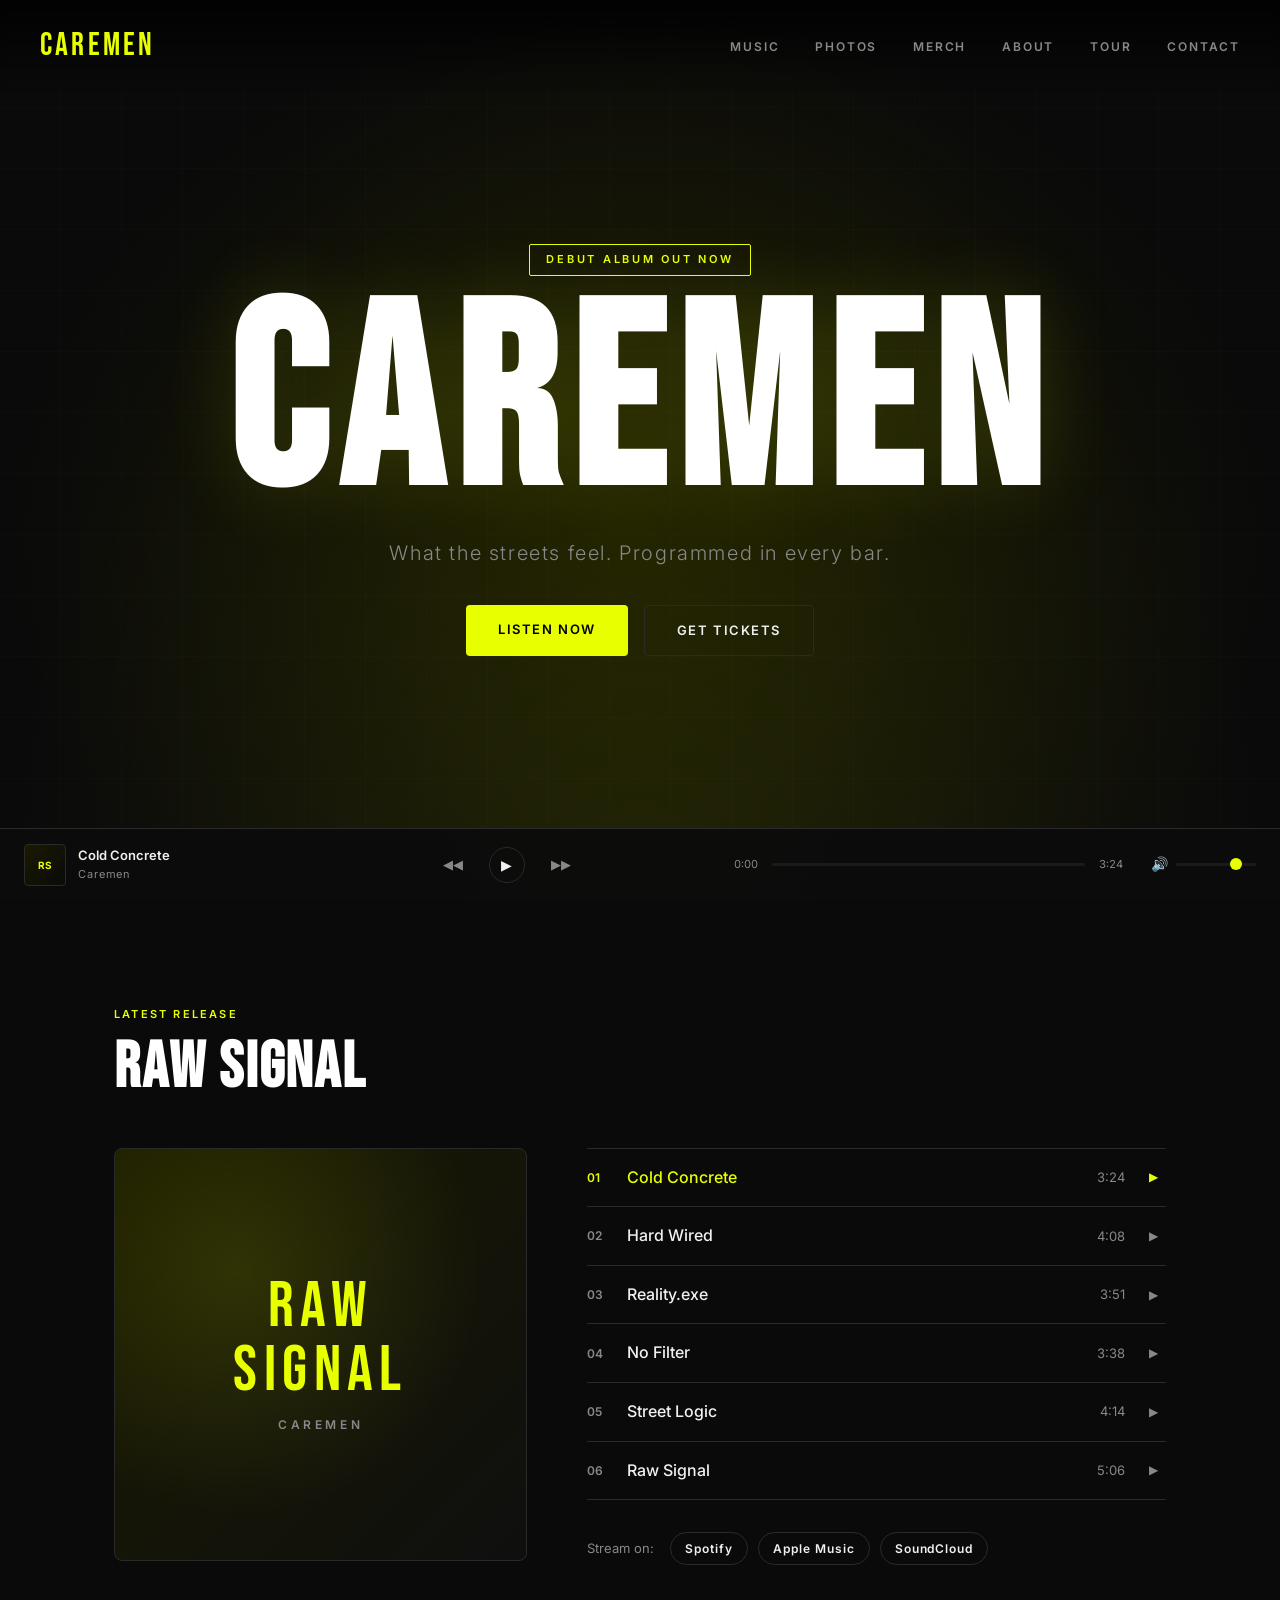
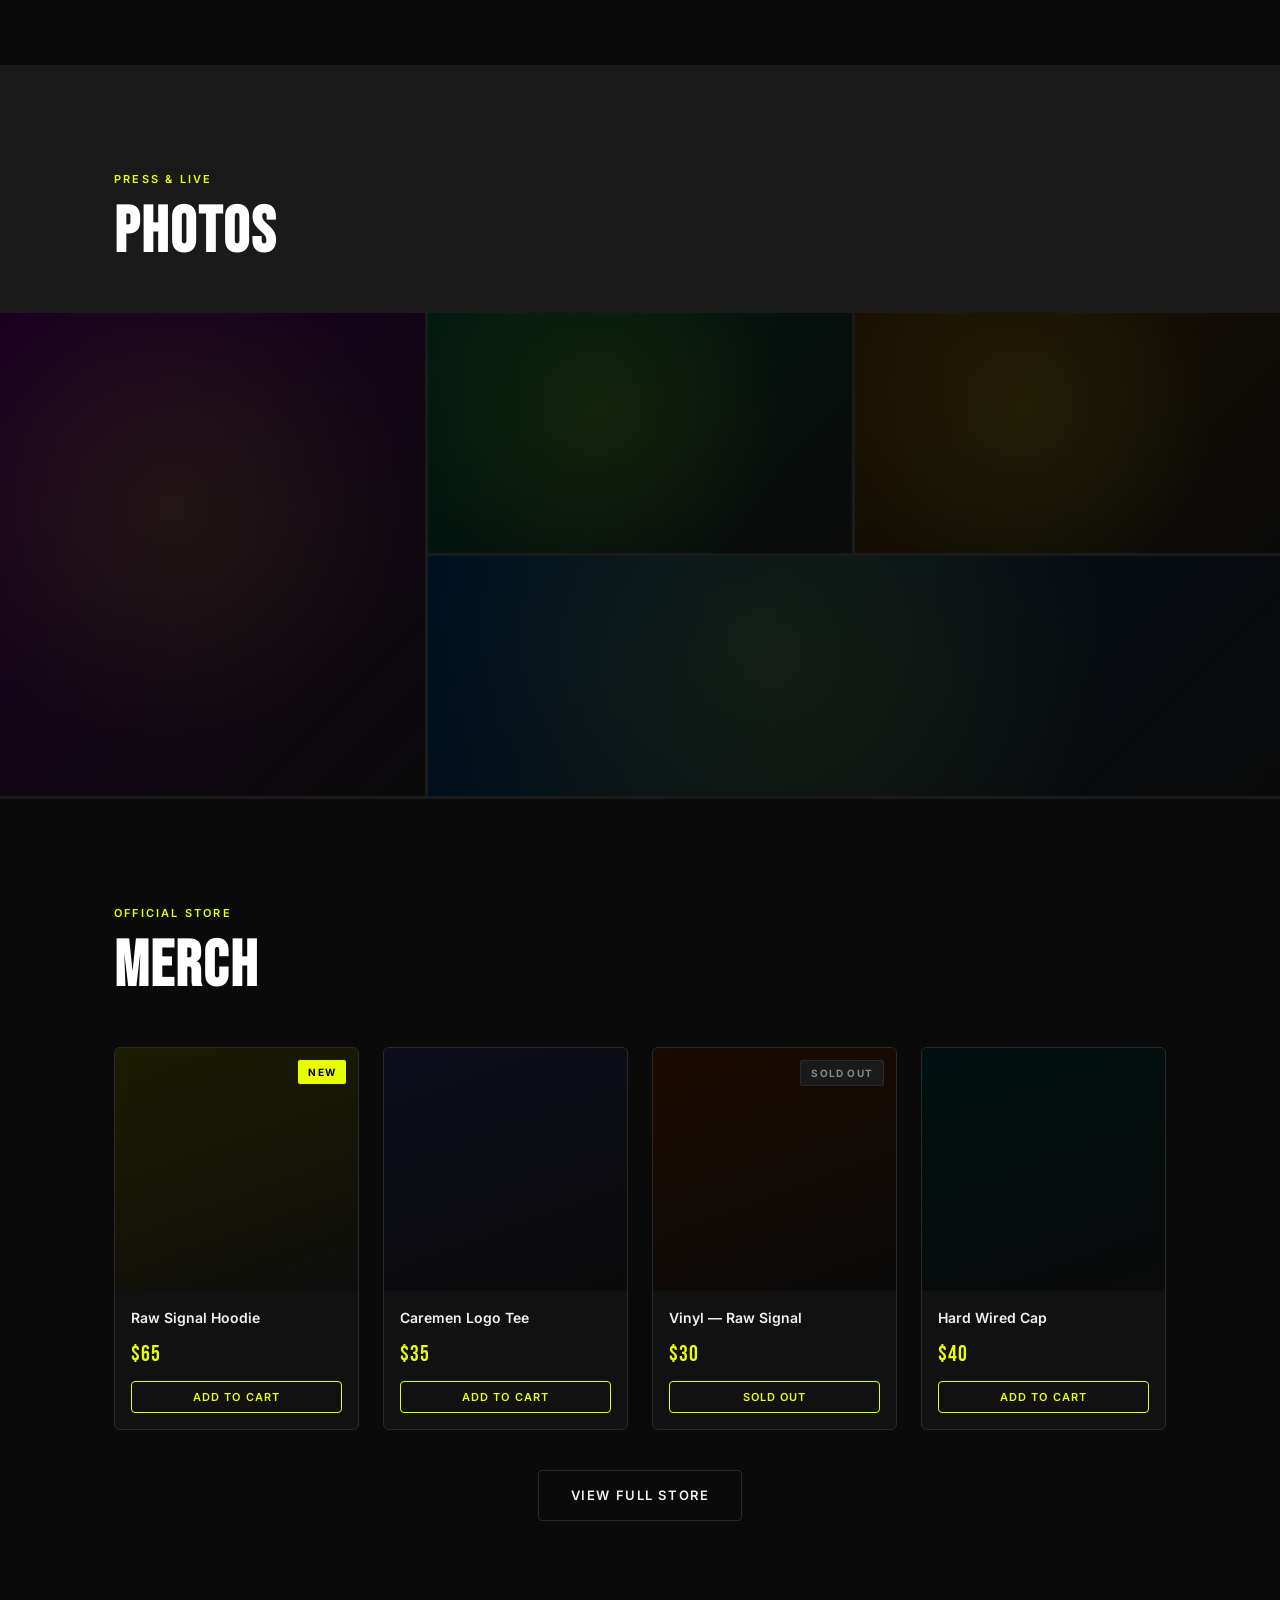
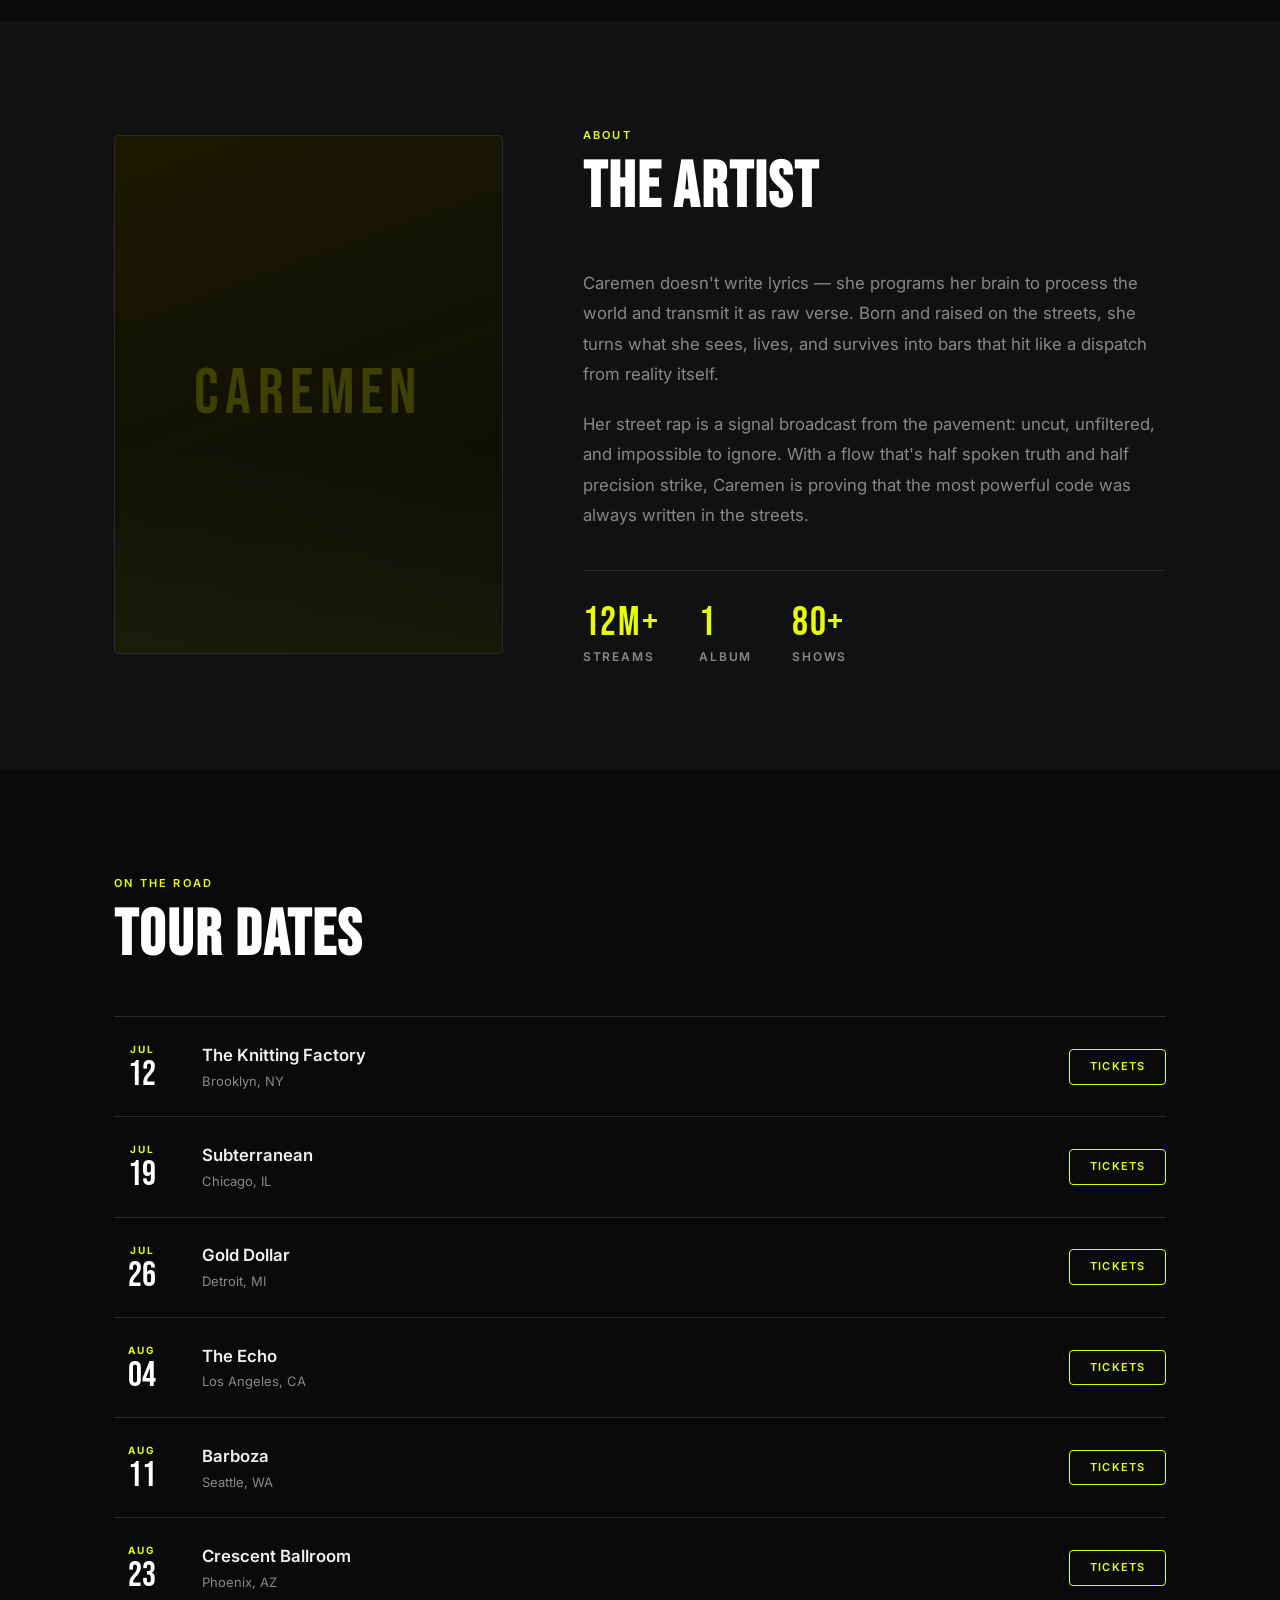
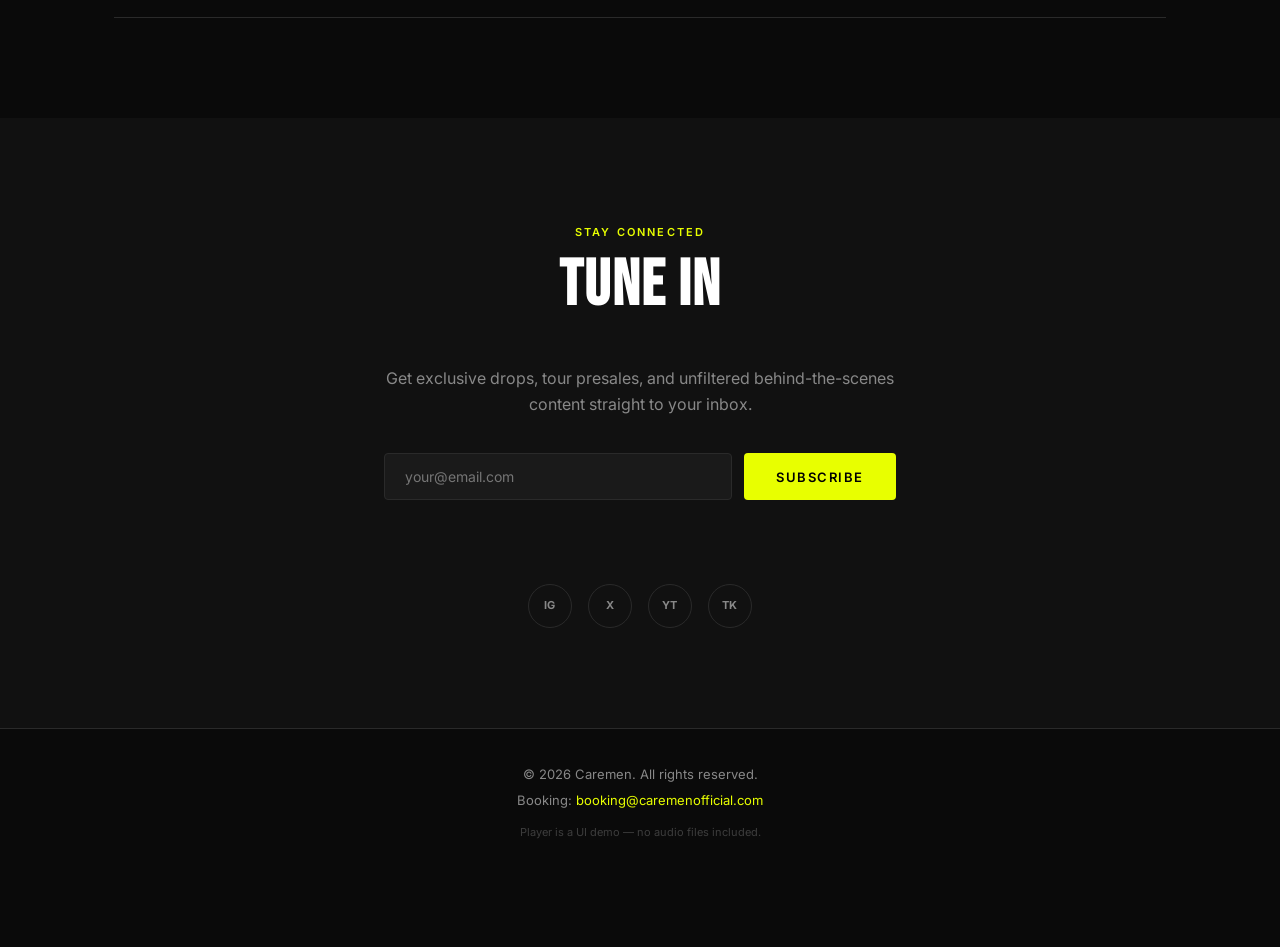
<file: index.html>
<!DOCTYPE html>
<html lang="en">
<head>
  <meta charset="UTF-8" />
  <meta name="viewport" content="width=device-width, initial-scale=1.0" />
  <title>Caremen — Official Site</title>
  <link rel="stylesheet" href="style.css" />
  <link rel="preconnect" href="https://fonts.googleapis.com" />
  <link href="https://fonts.googleapis.com/css2?family=Bebas+Neue&family=Inter:wght@300;400;600;700&display=swap" rel="stylesheet" />
</head>
<body>

  <!-- NAV -->
  <nav class="nav">
    <div class="nav__logo">Caremen</div>
    <ul class="nav__links">
      <li><a href="#music">Music</a></li>
      <li><a href="#gallery">Photos</a></li>
      <li><a href="#merch">Merch</a></li>
      <li><a href="#about">About</a></li>
      <li><a href="#tour">Tour</a></li>
      <li><a href="#contact">Contact</a></li>
    </ul>
    <button class="nav__toggle" aria-label="Toggle menu">&#9776;</button>
  </nav>

  <!-- HERO -->
  <section class="hero">
    <div class="hero__overlay"></div>
    <div class="hero__content">
      <p class="hero__tag">Debut Album Out Now</p>
      <h1 class="hero__title">Caremen</h1>
      <p class="hero__sub">What the streets feel. Programmed in every bar.</p>
      <div class="hero__actions">
        <a href="#music" class="btn btn--primary">Listen Now</a>
        <a href="#tour" class="btn btn--outline">Get Tickets</a>
      </div>
    </div>
    <div class="hero__scroll-hint">scroll ↓</div>
  </section>

  <!-- LATEST RELEASE -->
  <section class="release" id="music">
    <div class="container">
      <span class="section-label">Latest Release</span>
      <h2 class="section-title">Raw Signal</h2>
      <div class="release__grid">
        <div class="release__cover">
          <div class="cover-art">
            <div class="cover-art__inner">
              <span class="cover-art__title">RAW<br/>SIGNAL</span>
              <span class="cover-art__artist">CAREMEN</span>
            </div>
          </div>
        </div>
        <div class="release__tracks">
          <ol class="tracklist">
            <li class="tracklist__item active">
              <span class="track-num">01</span>
              <span class="track-name">Cold Concrete</span>
              <span class="track-dur">3:24</span>
              <button class="play-btn" aria-label="Play">&#9654;</button>
            </li>
            <li class="tracklist__item">
              <span class="track-num">02</span>
              <span class="track-name">Hard Wired</span>
              <span class="track-dur">4:08</span>
              <button class="play-btn" aria-label="Play">&#9654;</button>
            </li>
            <li class="tracklist__item">
              <span class="track-num">03</span>
              <span class="track-name">Reality.exe</span>
              <span class="track-dur">3:51</span>
              <button class="play-btn" aria-label="Play">&#9654;</button>
            </li>
            <li class="tracklist__item">
              <span class="track-num">04</span>
              <span class="track-name">No Filter</span>
              <span class="track-dur">3:38</span>
              <button class="play-btn" aria-label="Play">&#9654;</button>
            </li>
            <li class="tracklist__item">
              <span class="track-num">05</span>
              <span class="track-name">Street Logic</span>
              <span class="track-dur">4:14</span>
              <button class="play-btn" aria-label="Play">&#9654;</button>
            </li>
            <li class="tracklist__item">
              <span class="track-num">06</span>
              <span class="track-name">Raw Signal</span>
              <span class="track-dur">5:06</span>
              <button class="play-btn" aria-label="Play">&#9654;</button>
            </li>
          </ol>
          <div class="release__stream">
            <span>Stream on:</span>
            <div class="stream-links">
              <a href="#" class="stream-badge">Spotify</a>
              <a href="#" class="stream-badge">Apple Music</a>
              <a href="#" class="stream-badge">SoundCloud</a>
            </div>
          </div>
        </div>
      </div>
    </div>
  </section>

  <!-- GALLERY -->
  <section class="gallery" id="gallery">
    <div class="container">
      <span class="section-label">Press &amp; Live</span>
      <h2 class="section-title">Photos</h2>
    </div>
    <div class="gallery__grid">
      <div class="gallery__item gallery__item--tall" data-label="Raw Signal Tour — Opening Night">
        <div class="gallery__placeholder gp-1"></div>
      </div>
      <div class="gallery__item" data-label="Studio Sessions 2025">
        <div class="gallery__placeholder gp-2"></div>
      </div>
      <div class="gallery__item" data-label="XXL Freshman Feature">
        <div class="gallery__placeholder gp-3"></div>
      </div>
      <div class="gallery__item gallery__item--wide" data-label="Summer Cypher — Main Stage">
        <div class="gallery__placeholder gp-4"></div>
      </div>
      <div class="gallery__item" data-label="Harlem, NY — Sold Out">
        <div class="gallery__placeholder gp-5"></div>
      </div>
    </div>

    <!-- Lightbox -->
    <div class="lightbox" id="lightbox" aria-hidden="true">
      <button class="lightbox__close" id="lb-close" aria-label="Close">&#x2715;</button>
      <div class="lightbox__img" id="lb-img"></div>
      <p class="lightbox__caption" id="lb-caption"></p>
    </div>
  </section>

  <!-- MERCH -->
  <section class="merch" id="merch">
    <div class="container">
      <span class="section-label">Official Store</span>
      <h2 class="section-title">Merch</h2>
      <div class="merch__grid">
        <article class="merch__item">
          <div class="merch__img mi-1">
            <span class="merch__badge">New</span>
          </div>
          <div class="merch__info">
            <h3 class="merch__name">Raw Signal Hoodie</h3>
            <p class="merch__price">$65</p>
            <button class="btn btn--sm">Add to Cart</button>
          </div>
        </article>
        <article class="merch__item">
          <div class="merch__img mi-2"></div>
          <div class="merch__info">
            <h3 class="merch__name">Caremen Logo Tee</h3>
            <p class="merch__price">$35</p>
            <button class="btn btn--sm">Add to Cart</button>
          </div>
        </article>
        <article class="merch__item">
          <div class="merch__img mi-3">
            <span class="merch__badge merch__badge--sold">Sold Out</span>
          </div>
          <div class="merch__info">
            <h3 class="merch__name">Vinyl — Raw Signal</h3>
            <p class="merch__price">$30</p>
            <button class="btn btn--sm" disabled>Sold Out</button>
          </div>
        </article>
        <article class="merch__item">
          <div class="merch__img mi-4"></div>
          <div class="merch__info">
            <h3 class="merch__name">Hard Wired Cap</h3>
            <p class="merch__price">$40</p>
            <button class="btn btn--sm">Add to Cart</button>
          </div>
        </article>
      </div>
      <div class="merch__cta">
        <a href="#" class="btn btn--outline">View Full Store</a>
      </div>
    </div>
  </section>

  <!-- ABOUT -->
  <section class="about" id="about">
    <div class="container about__grid">
      <div class="about__portrait">
        <div class="portrait-placeholder">
          <span>Caremen</span>
        </div>
      </div>
      <div class="about__text">
        <span class="section-label">About</span>
        <h2 class="section-title">The Artist</h2>
        <p>Caremen doesn't write lyrics — she programs her brain to process the world and transmit it as raw verse. Born and raised on the streets, she turns what she sees, lives, and survives into bars that hit like a dispatch from reality itself.</p>
        <p>Her street rap is a signal broadcast from the pavement: uncut, unfiltered, and impossible to ignore. With a flow that's half spoken truth and half precision strike, Caremen is proving that the most powerful code was always written in the streets.</p>
        <div class="about__stats">
          <div class="stat">
            <span class="stat__num">12M+</span>
            <span class="stat__label">Streams</span>
          </div>
          <div class="stat">
            <span class="stat__num">1</span>
            <span class="stat__label">Album</span>
          </div>
          <div class="stat">
            <span class="stat__num">80+</span>
            <span class="stat__label">Shows</span>
          </div>
        </div>
      </div>
    </div>
  </section>

  <!-- TOUR DATES -->
  <section class="tour" id="tour">
    <div class="container">
      <span class="section-label">On the Road</span>
      <h2 class="section-title">Tour Dates</h2>
      <div class="tour__list">
        <div class="tour__item">
          <div class="tour__date">
            <span class="tour__month">JUL</span>
            <span class="tour__day">12</span>
          </div>
          <div class="tour__info">
            <p class="tour__venue">The Knitting Factory</p>
            <p class="tour__city">Brooklyn, NY</p>
          </div>
          <a href="#" class="btn btn--sm">Tickets</a>
        </div>
        <div class="tour__item">
          <div class="tour__date">
            <span class="tour__month">JUL</span>
            <span class="tour__day">19</span>
          </div>
          <div class="tour__info">
            <p class="tour__venue">Subterranean</p>
            <p class="tour__city">Chicago, IL</p>
          </div>
          <a href="#" class="btn btn--sm">Tickets</a>
        </div>
        <div class="tour__item">
          <div class="tour__date">
            <span class="tour__month">JUL</span>
            <span class="tour__day">26</span>
          </div>
          <div class="tour__info">
            <p class="tour__venue">Gold Dollar</p>
            <p class="tour__city">Detroit, MI</p>
          </div>
          <a href="#" class="btn btn--sm">Tickets</a>
        </div>
        <div class="tour__item">
          <div class="tour__date">
            <span class="tour__month">AUG</span>
            <span class="tour__day">04</span>
          </div>
          <div class="tour__info">
            <p class="tour__venue">The Echo</p>
            <p class="tour__city">Los Angeles, CA</p>
          </div>
          <a href="#" class="btn btn--sm">Tickets</a>
        </div>
        <div class="tour__item">
          <div class="tour__date">
            <span class="tour__month">AUG</span>
            <span class="tour__day">11</span>
          </div>
          <div class="tour__info">
            <p class="tour__venue">Barboza</p>
            <p class="tour__city">Seattle, WA</p>
          </div>
          <a href="#" class="btn btn--sm">Tickets</a>
        </div>
        <div class="tour__item">
          <div class="tour__date">
            <span class="tour__month">AUG</span>
            <span class="tour__day">23</span>
          </div>
          <div class="tour__info">
            <p class="tour__venue">Crescent Ballroom</p>
            <p class="tour__city">Phoenix, AZ</p>
          </div>
          <a href="#" class="btn btn--sm">Tickets</a>
        </div>
      </div>
    </div>
  </section>

  <!-- CONTACT / NEWSLETTER -->
  <section class="contact" id="contact">
    <div class="container contact__inner">
      <span class="section-label">Stay Connected</span>
      <h2 class="section-title">Tune In</h2>
      <p class="contact__sub">Get exclusive drops, tour presales, and unfiltered behind-the-scenes content straight to your inbox.</p>
      <form class="contact__form" onsubmit="handleSubmit(event)">
        <input type="email" placeholder="your@email.com" required class="contact__input" />
        <button type="submit" class="btn btn--primary">Subscribe</button>
      </form>
      <p class="contact__confirm" id="confirm-msg"></p>
      <div class="social-links">
        <a href="#" class="social-link" aria-label="Instagram">IG</a>
        <a href="#" class="social-link" aria-label="Twitter/X">X</a>
        <a href="#" class="social-link" aria-label="YouTube">YT</a>
        <a href="#" class="social-link" aria-label="TikTok">TK</a>
      </div>
    </div>
  </section>

  <!-- PLAYER BAR -->
  <div class="player" id="player">
    <div class="player__track">
      <div class="player__art">
        <span>RS</span>
      </div>
      <div class="player__meta">
        <span class="player__name" id="player-name">Cold Concrete</span>
        <span class="player__artist">Caremen</span>
      </div>
    </div>
    <div class="player__controls">
      <button class="player__btn" id="btn-prev" aria-label="Previous">&#9664;&#9664;</button>
      <button class="player__btn player__btn--play" id="btn-play" aria-label="Play/Pause">&#9654;</button>
      <button class="player__btn" id="btn-next" aria-label="Next">&#9654;&#9654;</button>
    </div>
    <div class="player__progress-wrap">
      <span class="player__time" id="player-elapsed">0:00</span>
      <div class="player__bar" id="player-bar" role="slider" aria-label="Seek">
        <div class="player__fill" id="player-fill"></div>
        <div class="player__thumb" id="player-thumb"></div>
      </div>
      <span class="player__time" id="player-duration">3:24</span>
    </div>
    <div class="player__volume">
      <span class="player__vol-icon">&#128266;</span>
      <input type="range" class="player__vol-slider" id="vol-slider" min="0" max="100" value="80" aria-label="Volume" />
    </div>
  </div>

  <!-- FOOTER -->
  <footer class="footer">
    <p>© 2026 Caremen. All rights reserved.</p>
    <p class="footer__legal">Booking: <a href="mailto:booking@caremenofficial.com">booking@caremenofficial.com</a></p>
    <p class="footer__legal" style="margin-top:8px;font-size:11px;opacity:0.4;">Player is a UI demo — no audio files included.</p>
  </footer>

  <script src="main.js"></script>
</body>
</html>
</file>
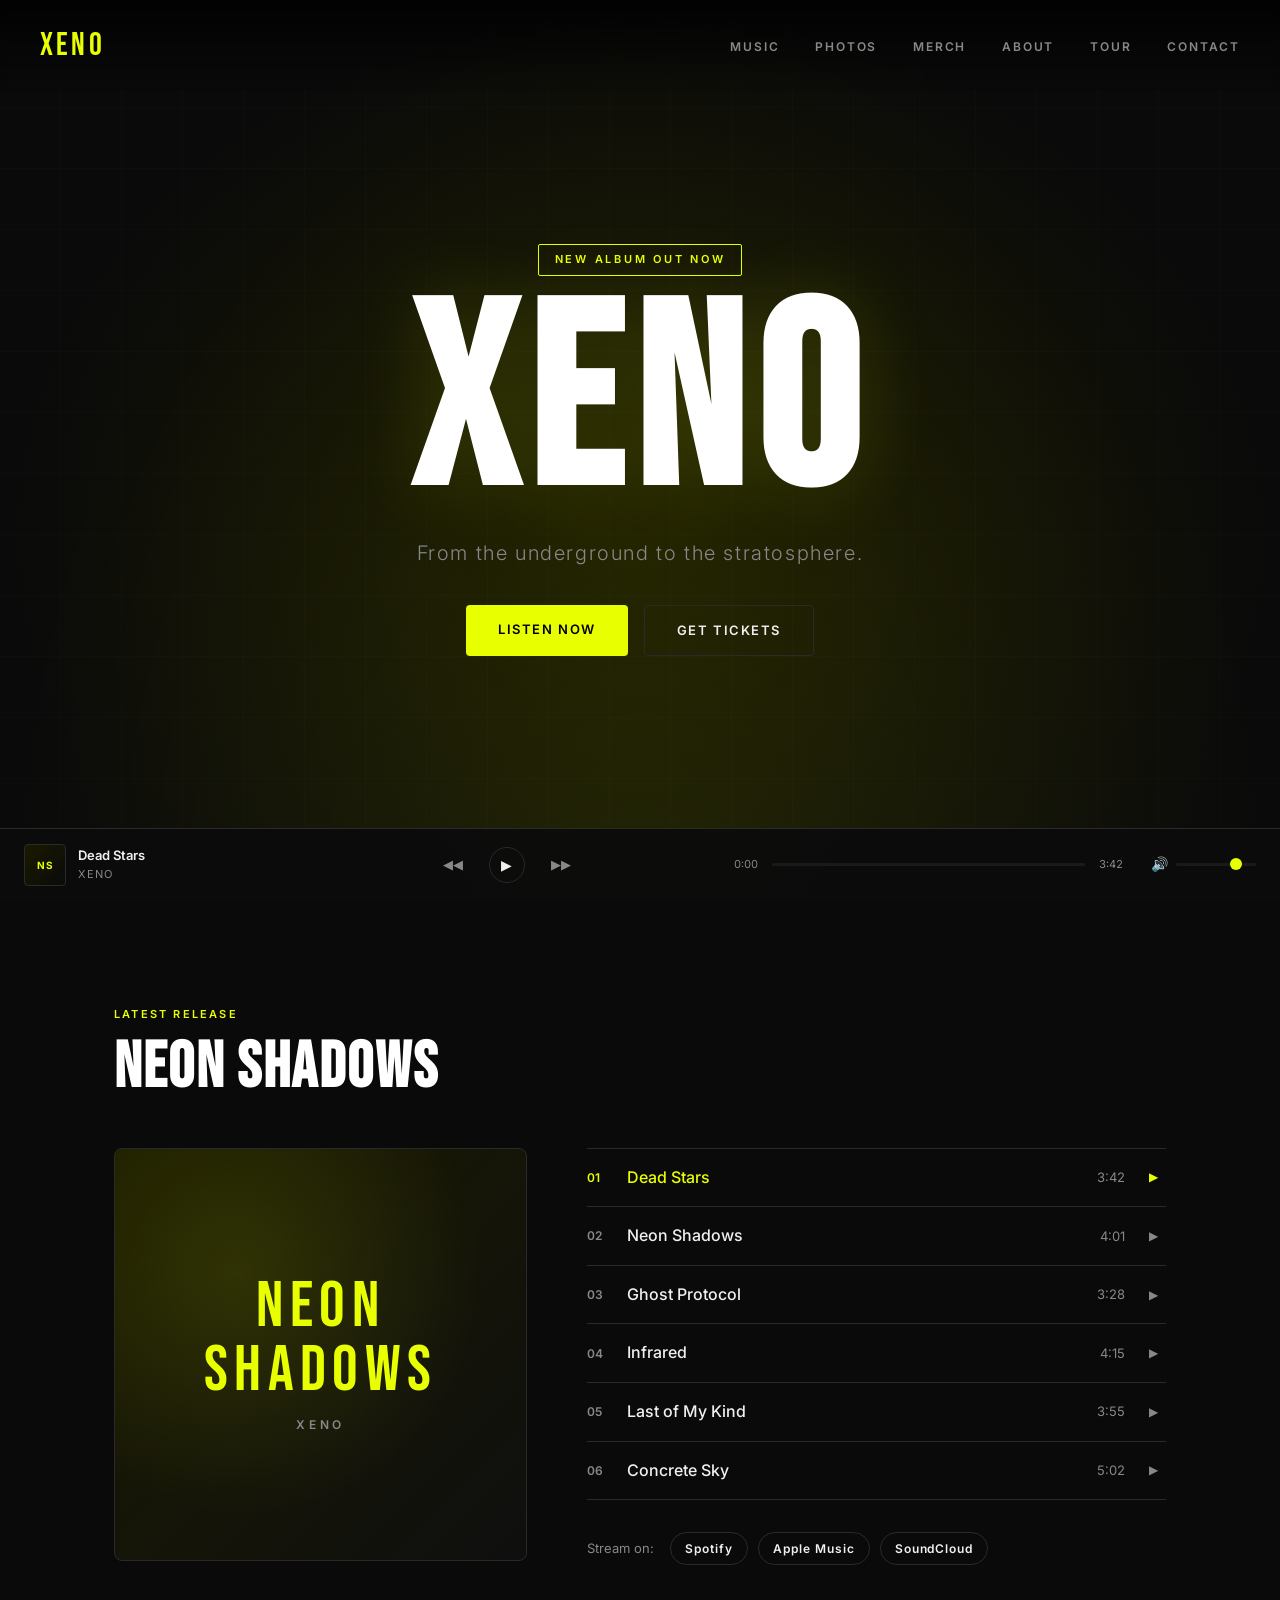
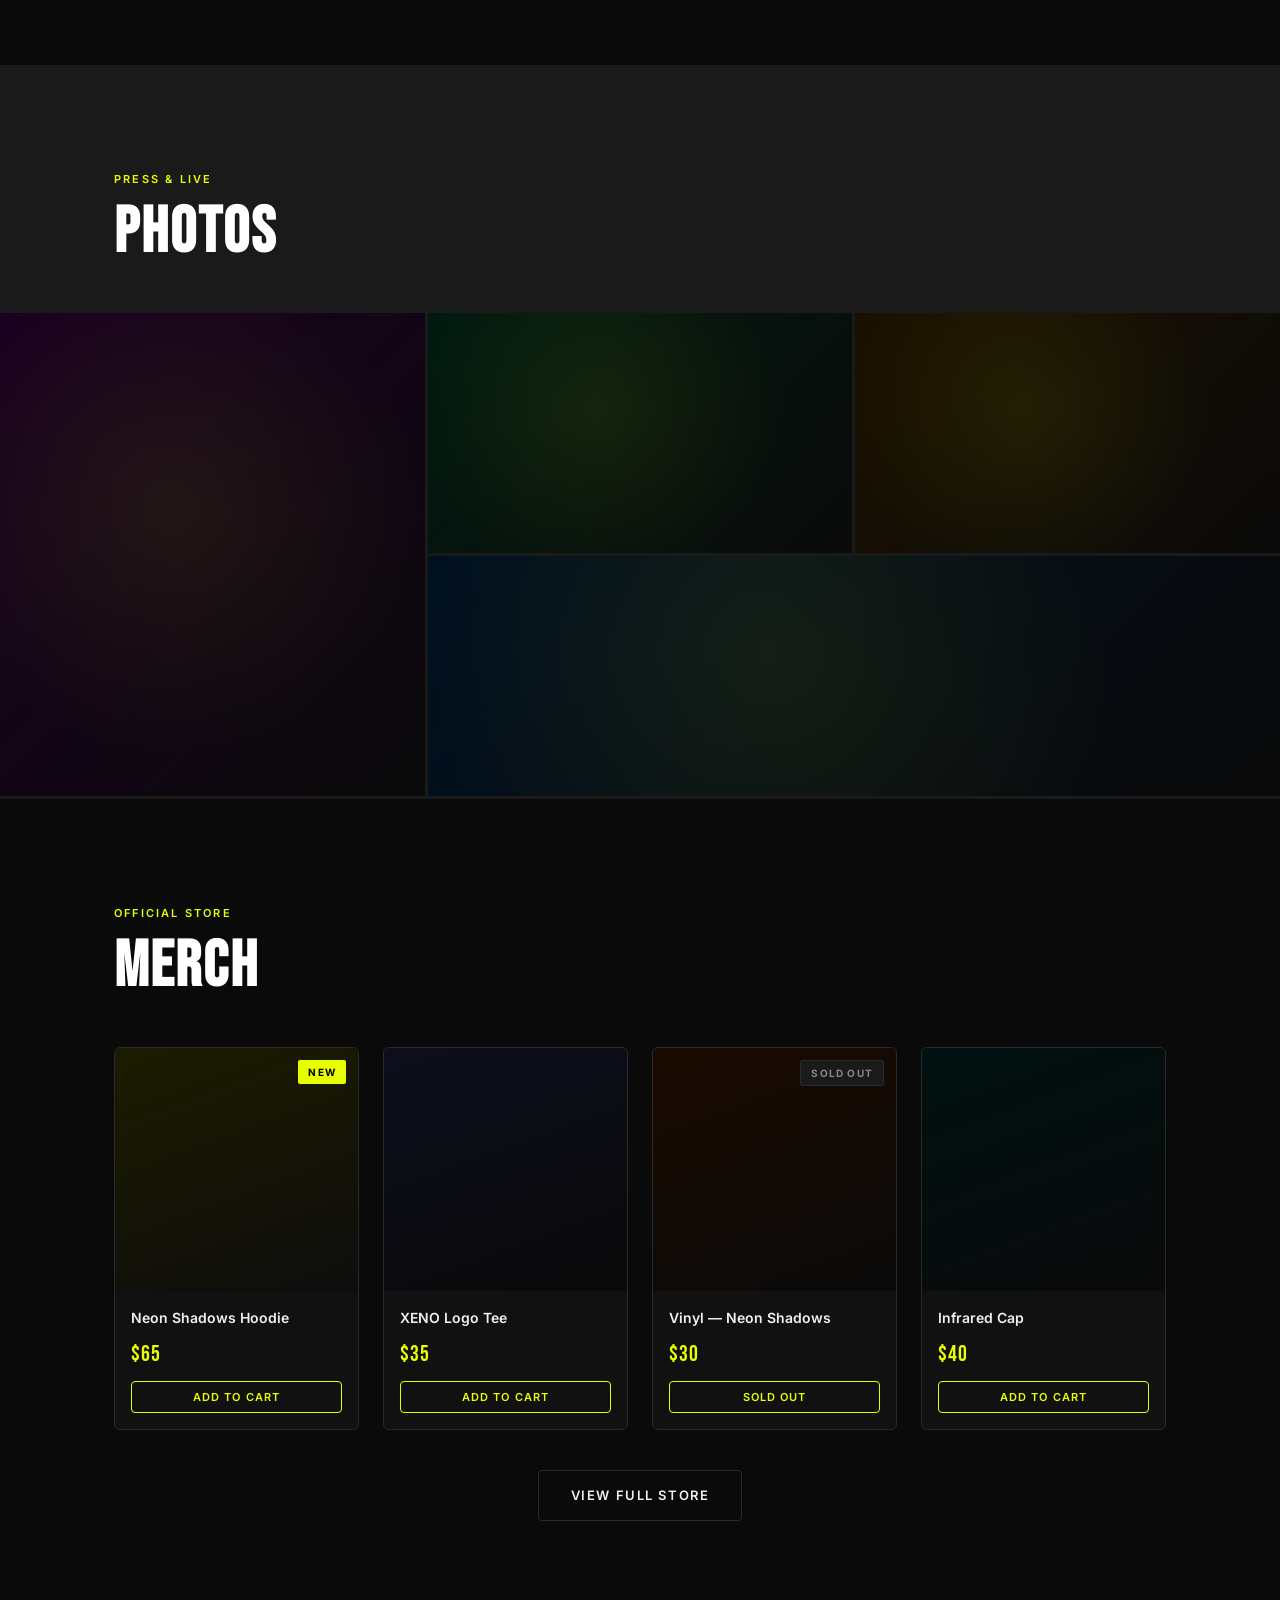
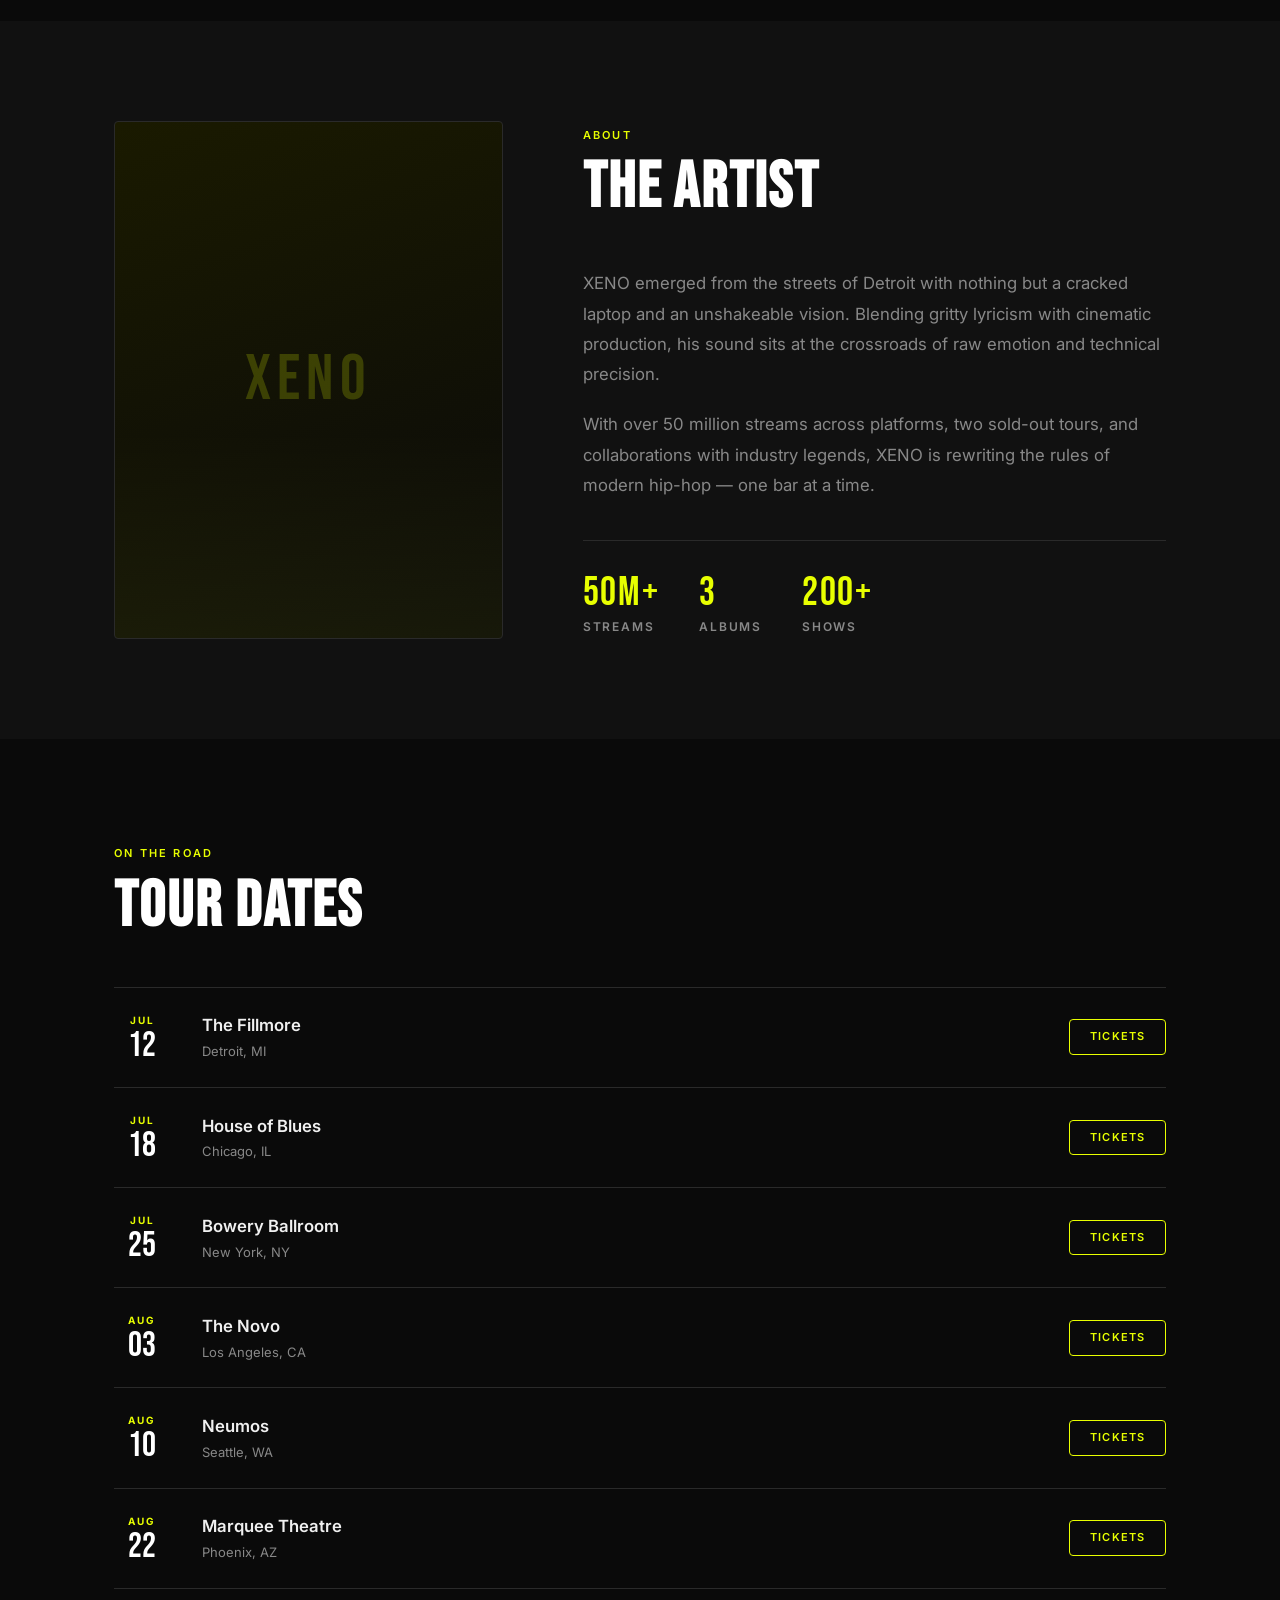
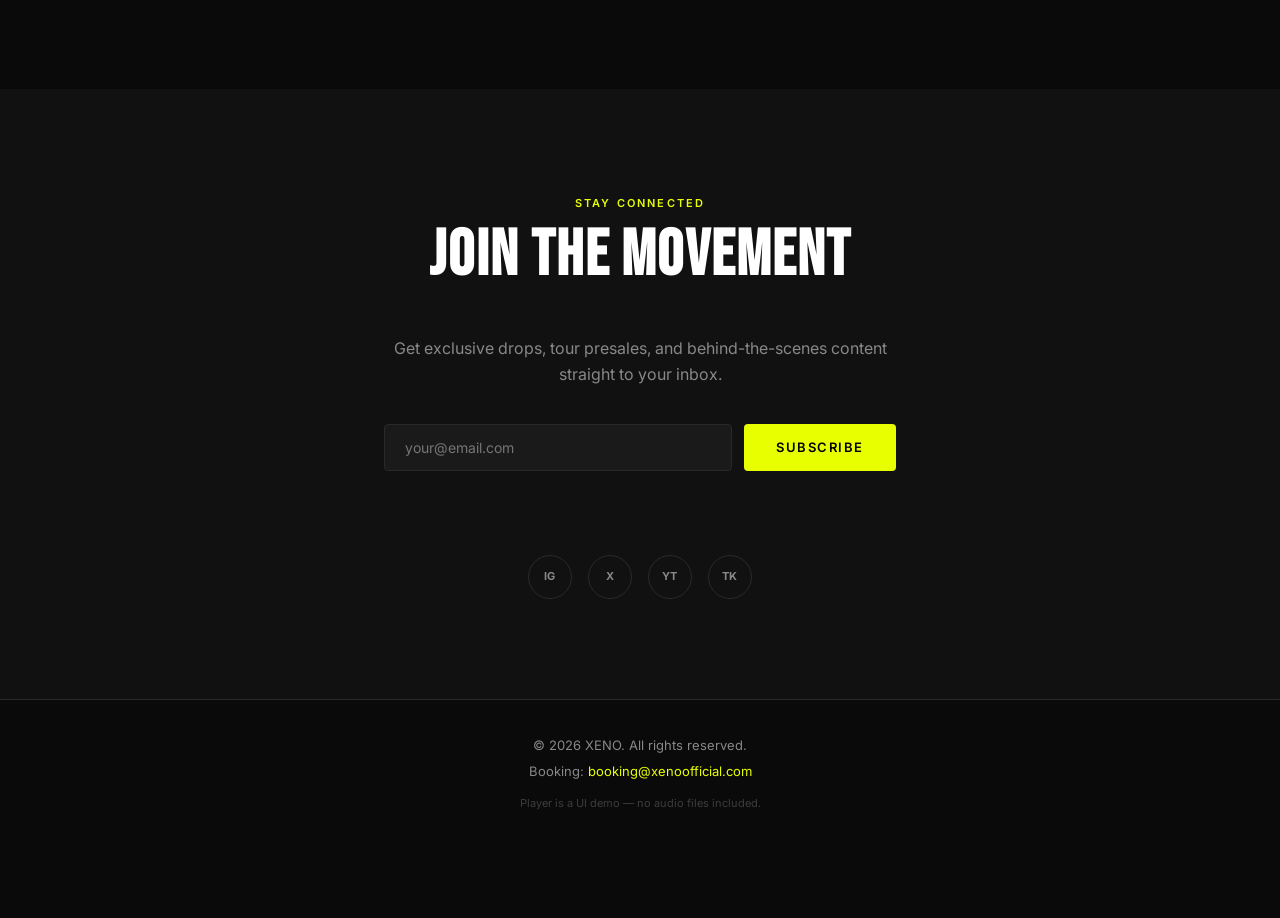
<file: public/index.html>
<!DOCTYPE html>
<html lang="en">
<head>
  <meta charset="UTF-8" />
  <meta name="viewport" content="width=device-width, initial-scale=1.0" />
  <title>XENO — Official Site</title>
  <link rel="stylesheet" href="style.css" />
  <link rel="preconnect" href="https://fonts.googleapis.com" />
  <link href="https://fonts.googleapis.com/css2?family=Bebas+Neue&family=Inter:wght@300;400;600;700&display=swap" rel="stylesheet" />
</head>
<body>

  <!-- NAV -->
  <nav class="nav">
    <div class="nav__logo">XENO</div>
    <ul class="nav__links">
      <li><a href="#music">Music</a></li>
      <li><a href="#gallery">Photos</a></li>
      <li><a href="#merch">Merch</a></li>
      <li><a href="#about">About</a></li>
      <li><a href="#tour">Tour</a></li>
      <li><a href="#contact">Contact</a></li>
    </ul>
    <button class="nav__toggle" aria-label="Toggle menu">&#9776;</button>
  </nav>

  <!-- HERO -->
  <section class="hero">
    <div class="hero__overlay"></div>
    <div class="hero__content">
      <p class="hero__tag">New Album Out Now</p>
      <h1 class="hero__title">XENO</h1>
      <p class="hero__sub">From the underground to the stratosphere.</p>
      <div class="hero__actions">
        <a href="#music" class="btn btn--primary">Listen Now</a>
        <a href="#tour" class="btn btn--outline">Get Tickets</a>
      </div>
    </div>
    <div class="hero__scroll-hint">scroll ↓</div>
  </section>

  <!-- LATEST RELEASE -->
  <section class="release" id="music">
    <div class="container">
      <span class="section-label">Latest Release</span>
      <h2 class="section-title">Neon Shadows</h2>
      <div class="release__grid">
        <div class="release__cover">
          <div class="cover-art">
            <div class="cover-art__inner">
              <span class="cover-art__title">NEON<br/>SHADOWS</span>
              <span class="cover-art__artist">XENO</span>
            </div>
          </div>
        </div>
        <div class="release__tracks">
          <ol class="tracklist">
            <li class="tracklist__item active">
              <span class="track-num">01</span>
              <span class="track-name">Dead Stars</span>
              <span class="track-dur">3:42</span>
              <button class="play-btn" aria-label="Play">&#9654;</button>
            </li>
            <li class="tracklist__item">
              <span class="track-num">02</span>
              <span class="track-name">Neon Shadows</span>
              <span class="track-dur">4:01</span>
              <button class="play-btn" aria-label="Play">&#9654;</button>
            </li>
            <li class="tracklist__item">
              <span class="track-num">03</span>
              <span class="track-name">Ghost Protocol</span>
              <span class="track-dur">3:28</span>
              <button class="play-btn" aria-label="Play">&#9654;</button>
            </li>
            <li class="tracklist__item">
              <span class="track-num">04</span>
              <span class="track-name">Infrared</span>
              <span class="track-dur">4:15</span>
              <button class="play-btn" aria-label="Play">&#9654;</button>
            </li>
            <li class="tracklist__item">
              <span class="track-num">05</span>
              <span class="track-name">Last of My Kind</span>
              <span class="track-dur">3:55</span>
              <button class="play-btn" aria-label="Play">&#9654;</button>
            </li>
            <li class="tracklist__item">
              <span class="track-num">06</span>
              <span class="track-name">Concrete Sky</span>
              <span class="track-dur">5:02</span>
              <button class="play-btn" aria-label="Play">&#9654;</button>
            </li>
          </ol>
          <div class="release__stream">
            <span>Stream on:</span>
            <div class="stream-links">
              <a href="#" class="stream-badge">Spotify</a>
              <a href="#" class="stream-badge">Apple Music</a>
              <a href="#" class="stream-badge">SoundCloud</a>
            </div>
          </div>
        </div>
      </div>
    </div>
  </section>

  <!-- GALLERY -->
  <section class="gallery" id="gallery">
    <div class="container">
      <span class="section-label">Press &amp; Live</span>
      <h2 class="section-title">Photos</h2>
    </div>
    <div class="gallery__grid">
      <div class="gallery__item gallery__item--tall" data-label="Neon Shadows Tour — Detroit">
        <div class="gallery__placeholder gp-1"></div>
      </div>
      <div class="gallery__item" data-label="Studio Sessions 2025">
        <div class="gallery__placeholder gp-2"></div>
      </div>
      <div class="gallery__item" data-label="BET Hip-Hop Awards">
        <div class="gallery__placeholder gp-3"></div>
      </div>
      <div class="gallery__item gallery__item--wide" data-label="Lollapalooza — Main Stage">
        <div class="gallery__placeholder gp-4"></div>
      </div>
      <div class="gallery__item" data-label="Brooklyn, NY — Sold Out">
        <div class="gallery__placeholder gp-5"></div>
      </div>
    </div>
    <div class="lightbox" id="lightbox" aria-hidden="true">
      <button class="lightbox__close" id="lb-close" aria-label="Close">&#x2715;</button>
      <div class="lightbox__img" id="lb-img"></div>
      <p class="lightbox__caption" id="lb-caption"></p>
    </div>
  </section>

  <!-- MERCH -->
  <section class="merch" id="merch">
    <div class="container">
      <span class="section-label">Official Store</span>
      <h2 class="section-title">Merch</h2>
      <div class="merch__grid">
        <article class="merch__item">
          <div class="merch__img mi-1"><span class="merch__badge">New</span></div>
          <div class="merch__info">
            <h3 class="merch__name">Neon Shadows Hoodie</h3>
            <p class="merch__price">$65</p>
            <button class="btn btn--sm">Add to Cart</button>
          </div>
        </article>
        <article class="merch__item">
          <div class="merch__img mi-2"></div>
          <div class="merch__info">
            <h3 class="merch__name">XENO Logo Tee</h3>
            <p class="merch__price">$35</p>
            <button class="btn btn--sm">Add to Cart</button>
          </div>
        </article>
        <article class="merch__item">
          <div class="merch__img mi-3"><span class="merch__badge merch__badge--sold">Sold Out</span></div>
          <div class="merch__info">
            <h3 class="merch__name">Vinyl — Neon Shadows</h3>
            <p class="merch__price">$30</p>
            <button class="btn btn--sm" disabled>Sold Out</button>
          </div>
        </article>
        <article class="merch__item">
          <div class="merch__img mi-4"></div>
          <div class="merch__info">
            <h3 class="merch__name">Infrared Cap</h3>
            <p class="merch__price">$40</p>
            <button class="btn btn--sm">Add to Cart</button>
          </div>
        </article>
      </div>
      <div class="merch__cta"><a href="#" class="btn btn--outline">View Full Store</a></div>
    </div>
  </section>

  <!-- ABOUT -->
  <section class="about" id="about">
    <div class="container about__grid">
      <div class="about__portrait">
        <div class="portrait-placeholder"><span>XENO</span></div>
      </div>
      <div class="about__text">
        <span class="section-label">About</span>
        <h2 class="section-title">The Artist</h2>
        <p>XENO emerged from the streets of Detroit with nothing but a cracked laptop and an unshakeable vision. Blending gritty lyricism with cinematic production, his sound sits at the crossroads of raw emotion and technical precision.</p>
        <p>With over 50 million streams across platforms, two sold-out tours, and collaborations with industry legends, XENO is rewriting the rules of modern hip-hop — one bar at a time.</p>
        <div class="about__stats">
          <div class="stat"><span class="stat__num">50M+</span><span class="stat__label">Streams</span></div>
          <div class="stat"><span class="stat__num">3</span><span class="stat__label">Albums</span></div>
          <div class="stat"><span class="stat__num">200+</span><span class="stat__label">Shows</span></div>
        </div>
      </div>
    </div>
  </section>

  <!-- TOUR DATES -->
  <section class="tour" id="tour">
    <div class="container">
      <span class="section-label">On the Road</span>
      <h2 class="section-title">Tour Dates</h2>
      <div class="tour__list">
        <div class="tour__item"><div class="tour__date"><span class="tour__month">JUL</span><span class="tour__day">12</span></div><div class="tour__info"><p class="tour__venue">The Fillmore</p><p class="tour__city">Detroit, MI</p></div><a href="#" class="btn btn--sm">Tickets</a></div>
        <div class="tour__item"><div class="tour__date"><span class="tour__month">JUL</span><span class="tour__day">18</span></div><div class="tour__info"><p class="tour__venue">House of Blues</p><p class="tour__city">Chicago, IL</p></div><a href="#" class="btn btn--sm">Tickets</a></div>
        <div class="tour__item"><div class="tour__date"><span class="tour__month">JUL</span><span class="tour__day">25</span></div><div class="tour__info"><p class="tour__venue">Bowery Ballroom</p><p class="tour__city">New York, NY</p></div><a href="#" class="btn btn--sm">Tickets</a></div>
        <div class="tour__item"><div class="tour__date"><span class="tour__month">AUG</span><span class="tour__day">03</span></div><div class="tour__info"><p class="tour__venue">The Novo</p><p class="tour__city">Los Angeles, CA</p></div><a href="#" class="btn btn--sm">Tickets</a></div>
        <div class="tour__item"><div class="tour__date"><span class="tour__month">AUG</span><span class="tour__day">10</span></div><div class="tour__info"><p class="tour__venue">Neumos</p><p class="tour__city">Seattle, WA</p></div><a href="#" class="btn btn--sm">Tickets</a></div>
        <div class="tour__item"><div class="tour__date"><span class="tour__month">AUG</span><span class="tour__day">22</span></div><div class="tour__info"><p class="tour__venue">Marquee Theatre</p><p class="tour__city">Phoenix, AZ</p></div><a href="#" class="btn btn--sm">Tickets</a></div>
      </div>
    </div>
  </section>

  <!-- CONTACT -->
  <section class="contact" id="contact">
    <div class="container contact__inner">
      <span class="section-label">Stay Connected</span>
      <h2 class="section-title">Join the Movement</h2>
      <p class="contact__sub">Get exclusive drops, tour presales, and behind-the-scenes content straight to your inbox.</p>
      <form class="contact__form" onsubmit="handleSubmit(event)">
        <input type="email" placeholder="your@email.com" required class="contact__input" />
        <button type="submit" class="btn btn--primary">Subscribe</button>
      </form>
      <p class="contact__confirm" id="confirm-msg"></p>
      <div class="social-links">
        <a href="#" class="social-link" aria-label="Instagram">IG</a>
        <a href="#" class="social-link" aria-label="Twitter/X">X</a>
        <a href="#" class="social-link" aria-label="YouTube">YT</a>
        <a href="#" class="social-link" aria-label="TikTok">TK</a>
      </div>
    </div>
  </section>

  <!-- PLAYER BAR -->
  <div class="player" id="player">
    <div class="player__track">
      <div class="player__art"><span>NS</span></div>
      <div class="player__meta">
        <span class="player__name" id="player-name">Dead Stars</span>
        <span class="player__artist">XENO</span>
      </div>
    </div>
    <div class="player__controls">
      <button class="player__btn" id="btn-prev" aria-label="Previous">&#9664;&#9664;</button>
      <button class="player__btn player__btn--play" id="btn-play" aria-label="Play/Pause">&#9654;</button>
      <button class="player__btn" id="btn-next" aria-label="Next">&#9654;&#9654;</button>
    </div>
    <div class="player__progress-wrap">
      <span class="player__time" id="player-elapsed">0:00</span>
      <div class="player__bar" id="player-bar" role="slider" aria-label="Seek">
        <div class="player__fill" id="player-fill"></div>
        <div class="player__thumb" id="player-thumb"></div>
      </div>
      <span class="player__time" id="player-duration">3:42</span>
    </div>
    <div class="player__volume">
      <span class="player__vol-icon">&#128266;</span>
      <input type="range" class="player__vol-slider" id="vol-slider" min="0" max="100" value="80" aria-label="Volume" />
    </div>
  </div>

  <!-- FOOTER -->
  <footer class="footer">
    <p>© 2026 XENO. All rights reserved.</p>
    <p class="footer__legal">Booking: <a href="mailto:booking@xenoofficial.com">booking@xenoofficial.com</a></p>
    <p class="footer__legal" style="margin-top:8px;font-size:11px;opacity:0.4;">Player is a UI demo — no audio files included.</p>
  </footer>

  <script src="main.js"></script>
</body>
</html>
</file>
<file: style.css>
/* ── Reset & Base ─────────────────────────────── */
*, *::before, *::after { box-sizing: border-box; margin: 0; padding: 0; }

:root {
  --bg: #0a0a0a;
  --bg-2: #111111;
  --bg-3: #1a1a1a;
  --accent: #e8ff00;
  --accent-dim: #b8cc00;
  --text: #f0f0f0;
  --text-muted: #888;
  --border: #2a2a2a;
  --font-display: 'Bebas Neue', sans-serif;
  --font-body: 'Inter', sans-serif;
  --radius: 4px;
  --transition: 0.2s ease;
}

html { scroll-behavior: smooth; }

body {
  background: var(--bg);
  color: var(--text);
  font-family: var(--font-body);
  font-size: 16px;
  line-height: 1.6;
  overflow-x: hidden;
}

a { color: inherit; text-decoration: none; }

/* ── Utilities ────────────────────────────────── */
.container {
  max-width: 1100px;
  margin: 0 auto;
  padding: 0 24px;
}

.section-label {
  display: inline-block;
  font-size: 11px;
  font-weight: 600;
  letter-spacing: 0.2em;
  text-transform: uppercase;
  color: var(--accent);
  margin-bottom: 12px;
}

.section-title {
  font-family: var(--font-display);
  font-size: clamp(2.5rem, 5vw, 4rem);
  letter-spacing: 0.03em;
  line-height: 1;
  margin-bottom: 48px;
  color: #fff;
}

/* ── Buttons ──────────────────────────────────── */
.btn {
  display: inline-block;
  padding: 14px 32px;
  font-family: var(--font-body);
  font-size: 13px;
  font-weight: 600;
  letter-spacing: 0.12em;
  text-transform: uppercase;
  border-radius: var(--radius);
  cursor: pointer;
  border: none;
  transition: var(--transition);
}

.btn--primary {
  background: var(--accent);
  color: #000;
}
.btn--primary:hover { background: var(--accent-dim); }

.btn--outline {
  background: transparent;
  color: var(--text);
  border: 1px solid var(--border);
}
.btn--outline:hover { border-color: var(--accent); color: var(--accent); }

.btn--sm {
  padding: 8px 20px;
  font-size: 11px;
  background: transparent;
  color: var(--accent);
  border: 1px solid var(--accent);
  letter-spacing: 0.1em;
  text-transform: uppercase;
  font-weight: 600;
  border-radius: var(--radius);
  cursor: pointer;
  transition: var(--transition);
}
.btn--sm:hover { background: var(--accent); color: #000; }

/* ── Nav ──────────────────────────────────────── */
.nav {
  position: fixed;
  top: 0; left: 0; right: 0;
  z-index: 100;
  display: flex;
  align-items: center;
  justify-content: space-between;
  padding: 20px 40px;
  background: linear-gradient(to bottom, rgba(0,0,0,0.8), transparent);
  backdrop-filter: blur(4px);
  transition: background var(--transition);
}

.nav.scrolled {
  background: rgba(10,10,10,0.95);
  padding: 14px 40px;
}

.nav__logo {
  font-family: var(--font-display);
  font-size: 2rem;
  letter-spacing: 0.1em;
  color: var(--accent);
}

.nav__links {
  display: flex;
  gap: 36px;
  list-style: none;
}

.nav__links a {
  font-size: 12px;
  font-weight: 600;
  letter-spacing: 0.15em;
  text-transform: uppercase;
  color: var(--text-muted);
  transition: color var(--transition);
}
.nav__links a:hover { color: var(--accent); }

.nav__toggle {
  display: none;
  background: none;
  border: none;
  color: var(--text);
  font-size: 1.5rem;
  cursor: pointer;
}

/* ── Hero ─────────────────────────────────────── */
.hero {
  position: relative;
  height: 100vh;
  min-height: 600px;
  display: flex;
  align-items: center;
  justify-content: center;
  text-align: center;
  overflow: hidden;
  background: radial-gradient(ellipse at 50% 60%, #1a1a00 0%, #0a0a0a 70%);
}

.hero::before {
  content: '';
  position: absolute;
  inset: 0;
  background-image:
    repeating-linear-gradient(0deg, transparent, transparent 60px, rgba(255,255,255,0.01) 60px, rgba(255,255,255,0.01) 61px),
    repeating-linear-gradient(90deg, transparent, transparent 60px, rgba(255,255,255,0.01) 60px, rgba(255,255,255,0.01) 61px);
}

.hero__overlay {
  position: absolute;
  inset: 0;
  background: radial-gradient(ellipse at 50% 100%, rgba(232,255,0,0.08) 0%, transparent 70%);
}

.hero__content {
  position: relative;
  z-index: 1;
  padding: 0 24px;
}

.hero__tag {
  display: inline-block;
  font-size: 11px;
  font-weight: 600;
  letter-spacing: 0.25em;
  text-transform: uppercase;
  color: var(--accent);
  border: 1px solid var(--accent);
  padding: 6px 16px;
  border-radius: 2px;
  margin-bottom: 24px;
  animation: fadeUp 0.8s ease both;
}

.hero__title {
  font-family: var(--font-display);
  font-size: clamp(6rem, 20vw, 16rem);
  line-height: 0.85;
  letter-spacing: 0.05em;
  color: #fff;
  text-shadow: 0 0 80px rgba(232,255,0,0.15);
  animation: fadeUp 0.8s 0.1s ease both;
}

.hero__sub {
  font-size: clamp(1rem, 2vw, 1.25rem);
  font-weight: 300;
  color: var(--text-muted);
  margin: 20px 0 36px;
  letter-spacing: 0.08em;
  animation: fadeUp 0.8s 0.2s ease both;
}

.hero__actions {
  display: flex;
  gap: 16px;
  justify-content: center;
  flex-wrap: wrap;
  animation: fadeUp 0.8s 0.3s ease both;
}

.hero__scroll-hint {
  position: absolute;
  bottom: 32px;
  left: 50%;
  transform: translateX(-50%);
  font-size: 11px;
  letter-spacing: 0.2em;
  text-transform: uppercase;
  color: var(--text-muted);
  animation: pulse 2s infinite;
}

/* ── Release Section ──────────────────────────── */
.release {
  padding: 100px 0;
  background: var(--bg);
}

.release__grid {
  display: grid;
  grid-template-columns: 1fr 1.4fr;
  gap: 60px;
  align-items: start;
}

.cover-art {
  aspect-ratio: 1;
  background: linear-gradient(135deg, #1a1a00, #0f0f0f);
  border: 1px solid var(--border);
  border-radius: 8px;
  display: flex;
  align-items: center;
  justify-content: center;
  position: relative;
  overflow: hidden;
}

.cover-art::after {
  content: '';
  position: absolute;
  inset: 0;
  background: radial-gradient(ellipse at 30% 30%, rgba(232,255,0,0.12) 0%, transparent 60%);
}

.cover-art__inner {
  text-align: center;
  z-index: 1;
}

.cover-art__title {
  display: block;
  font-family: var(--font-display);
  font-size: clamp(2.5rem, 5vw, 4rem);
  letter-spacing: 0.1em;
  color: var(--accent);
  line-height: 1;
  margin-bottom: 12px;
}

.cover-art__artist {
  display: block;
  font-size: 12px;
  font-weight: 600;
  letter-spacing: 0.3em;
  text-transform: uppercase;
  color: var(--text-muted);
}

.tracklist {
  list-style: none;
  border-top: 1px solid var(--border);
}

.tracklist__item {
  display: flex;
  align-items: center;
  gap: 16px;
  padding: 16px 0;
  border-bottom: 1px solid var(--border);
  transition: background var(--transition);
  cursor: pointer;
}
.tracklist__item:hover, .tracklist__item.active { color: var(--accent); }
.tracklist__item.active .track-num { color: var(--accent); }

.track-num {
  font-size: 12px;
  font-weight: 600;
  color: var(--text-muted);
  width: 24px;
  flex-shrink: 0;
}

.track-name {
  flex: 1;
  font-weight: 500;
}

.track-dur {
  font-size: 13px;
  color: var(--text-muted);
}

.play-btn {
  background: none;
  border: none;
  color: var(--text-muted);
  cursor: pointer;
  font-size: 12px;
  padding: 4px 8px;
  border-radius: 50%;
  transition: color var(--transition);
}
.tracklist__item:hover .play-btn,
.tracklist__item.active .play-btn { color: var(--accent); }

.release__stream {
  margin-top: 32px;
  display: flex;
  align-items: center;
  gap: 16px;
  flex-wrap: wrap;
  font-size: 13px;
  color: var(--text-muted);
}

.stream-links {
  display: flex;
  gap: 10px;
  flex-wrap: wrap;
}

.stream-badge {
  padding: 6px 14px;
  border: 1px solid var(--border);
  border-radius: 20px;
  font-size: 12px;
  font-weight: 600;
  letter-spacing: 0.08em;
  color: var(--text);
  transition: var(--transition);
}
.stream-badge:hover { border-color: var(--accent); color: var(--accent); }

/* ── About ────────────────────────────────────── */
.about {
  padding: 100px 0;
  background: var(--bg-2);
}

.about__grid {
  display: grid;
  grid-template-columns: 1fr 1.5fr;
  gap: 80px;
  align-items: center;
}

.portrait-placeholder {
  aspect-ratio: 3/4;
  background: linear-gradient(160deg, #1a1a00, #0a0a0a);
  border: 1px solid var(--border);
  border-radius: 4px;
  display: flex;
  align-items: center;
  justify-content: center;
  position: relative;
  overflow: hidden;
}

.portrait-placeholder::before {
  content: '';
  position: absolute;
  bottom: 0; left: 0; right: 0;
  height: 40%;
  background: linear-gradient(to top, rgba(232,255,0,0.06), transparent);
}

.portrait-placeholder span {
  font-family: var(--font-display);
  font-size: 4rem;
  letter-spacing: 0.1em;
  color: rgba(232,255,0,0.2);
}

.about__text p {
  color: var(--text-muted);
  margin-bottom: 20px;
  font-size: 1.05rem;
  line-height: 1.8;
}

.about__stats {
  display: flex;
  gap: 40px;
  margin-top: 40px;
  padding-top: 32px;
  border-top: 1px solid var(--border);
}

.stat__num {
  display: block;
  font-family: var(--font-display);
  font-size: 2.5rem;
  letter-spacing: 0.04em;
  color: var(--accent);
  line-height: 1;
}

.stat__label {
  font-size: 12px;
  font-weight: 600;
  letter-spacing: 0.15em;
  text-transform: uppercase;
  color: var(--text-muted);
}

/* ── Tour ─────────────────────────────────────── */
.tour {
  padding: 100px 0;
  background: var(--bg);
}

.tour__list {
  display: flex;
  flex-direction: column;
  gap: 0;
  border-top: 1px solid var(--border);
}

.tour__item {
  display: flex;
  align-items: center;
  gap: 32px;
  padding: 24px 0;
  border-bottom: 1px solid var(--border);
  transition: background var(--transition);
}
.tour__item:hover { background: var(--bg-3); padding-left: 8px; padding-right: 8px; }

.tour__date {
  width: 56px;
  text-align: center;
  flex-shrink: 0;
}

.tour__month {
  display: block;
  font-size: 10px;
  font-weight: 700;
  letter-spacing: 0.2em;
  text-transform: uppercase;
  color: var(--accent);
}

.tour__day {
  display: block;
  font-family: var(--font-display);
  font-size: 2.2rem;
  line-height: 1;
  color: #fff;
}

.tour__info { flex: 1; }

.tour__venue {
  font-weight: 600;
  font-size: 1.05rem;
}

.tour__city {
  font-size: 13px;
  color: var(--text-muted);
  margin-top: 2px;
}

/* ── Contact ──────────────────────────────────── */
.contact {
  padding: 100px 0;
  background: var(--bg-2);
  text-align: center;
}

.contact__inner {
  max-width: 560px;
}

.contact__sub {
  color: var(--text-muted);
  margin-bottom: 36px;
}

.contact__form {
  display: flex;
  gap: 12px;
  justify-content: center;
  flex-wrap: wrap;
}

.contact__input {
  flex: 1;
  min-width: 240px;
  padding: 14px 20px;
  background: var(--bg-3);
  border: 1px solid var(--border);
  border-radius: var(--radius);
  color: var(--text);
  font-family: var(--font-body);
  font-size: 14px;
  outline: none;
  transition: border-color var(--transition);
}
.contact__input:focus { border-color: var(--accent); }

.contact__confirm {
  margin-top: 16px;
  font-size: 13px;
  color: var(--accent);
  min-height: 20px;
}

.social-links {
  display: flex;
  gap: 16px;
  justify-content: center;
  margin-top: 48px;
}

.social-link {
  width: 44px;
  height: 44px;
  border: 1px solid var(--border);
  border-radius: 50%;
  display: flex;
  align-items: center;
  justify-content: center;
  font-size: 11px;
  font-weight: 700;
  letter-spacing: 0.05em;
  color: var(--text-muted);
  transition: var(--transition);
}
.social-link:hover { border-color: var(--accent); color: var(--accent); }

/* ── Footer ───────────────────────────────────── */
.footer {
  padding: 32px 40px;
  background: var(--bg);
  border-top: 1px solid var(--border);
  text-align: center;
  font-size: 13px;
  color: var(--text-muted);
  line-height: 2;
}

.footer a { color: var(--accent); }

/* ── Animations ───────────────────────────────── */
@keyframes fadeUp {
  from { opacity: 0; transform: translateY(24px); }
  to   { opacity: 1; transform: translateY(0); }
}

@keyframes pulse {
  0%, 100% { opacity: 0.4; }
  50% { opacity: 1; }
}

/* ── Gallery ──────────────────────────────────── */
.gallery {
  padding: 100px 0 0;
  background: var(--bg-3);
}

.gallery .container { margin-bottom: 48px; }

.gallery__grid {
  display: grid;
  grid-template-columns: repeat(3, 1fr);
  grid-template-rows: 240px 240px;
  gap: 3px;
}

.gallery__item {
  position: relative;
  overflow: hidden;
  cursor: pointer;
}

.gallery__item--tall { grid-row: span 2; }
.gallery__item--wide { grid-column: span 2; }

.gallery__placeholder {
  width: 100%; height: 100%;
  transition: transform 0.5s ease;
}

.gp-1 { background: linear-gradient(135deg, #1a0020, #0a0a0a); }
.gp-2 { background: linear-gradient(135deg, #001a10, #0a0a0a); }
.gp-3 { background: linear-gradient(135deg, #1a1000, #0a0a0a); }
.gp-4 { background: linear-gradient(135deg, #001020, #0a0a0a); }
.gp-5 { background: linear-gradient(135deg, #1a0010, #0a0a0a); }

.gp-1::after, .gp-2::after, .gp-3::after, .gp-4::after, .gp-5::after {
  content: '';
  position: absolute;
  inset: 0;
  background: radial-gradient(circle at 40% 40%, rgba(232,255,0,0.07), transparent 65%);
}

.gallery__item::after {
  content: attr(data-label);
  position: absolute;
  bottom: 0; left: 0; right: 0;
  padding: 40px 20px 16px;
  background: linear-gradient(to top, rgba(0,0,0,0.85), transparent);
  font-size: 12px;
  font-weight: 600;
  letter-spacing: 0.08em;
  color: var(--text-muted);
  opacity: 0;
  transform: translateY(6px);
  transition: opacity 0.3s ease, transform 0.3s ease;
}

.gallery__item:hover::after { opacity: 1; transform: translateY(0); }
.gallery__item:hover .gallery__placeholder { transform: scale(1.04); }

/* Lightbox */
.lightbox {
  display: none;
  position: fixed;
  inset: 0;
  background: rgba(0,0,0,0.92);
  z-index: 200;
  align-items: center;
  justify-content: center;
  flex-direction: column;
  gap: 20px;
}
.lightbox.open { display: flex; }

.lightbox__close {
  position: absolute;
  top: 24px; right: 32px;
  background: none;
  border: none;
  color: var(--text-muted);
  font-size: 1.5rem;
  cursor: pointer;
  transition: color var(--transition);
}
.lightbox__close:hover { color: var(--accent); }

.lightbox__img {
  width: min(700px, 90vw);
  aspect-ratio: 16/10;
  border-radius: 4px;
  overflow: hidden;
}

.lightbox__caption {
  font-size: 13px;
  letter-spacing: 0.08em;
  color: var(--text-muted);
}

/* ── Merch ────────────────────────────────────── */
.merch {
  padding: 100px 0;
  background: var(--bg);
}

.merch__grid {
  display: grid;
  grid-template-columns: repeat(4, 1fr);
  gap: 24px;
  margin-bottom: 40px;
}

.merch__item {
  background: var(--bg-2);
  border: 1px solid var(--border);
  border-radius: 6px;
  overflow: hidden;
  transition: border-color var(--transition), transform var(--transition);
}
.merch__item:hover { border-color: var(--border); transform: translateY(-4px); }

.merch__img {
  aspect-ratio: 1;
  position: relative;
  display: flex;
  align-items: flex-start;
  justify-content: flex-end;
  padding: 12px;
}

.mi-1 { background: linear-gradient(160deg, #1c1c00, #0d0d0d); }
.mi-2 { background: linear-gradient(160deg, #0d0d1c, #0a0a0a); }
.mi-3 { background: linear-gradient(160deg, #1a0a00, #0a0a0a); }
.mi-4 { background: linear-gradient(160deg, #001010, #0a0a0a); }

.merch__badge {
  display: inline-block;
  padding: 4px 10px;
  background: var(--accent);
  color: #000;
  font-size: 10px;
  font-weight: 700;
  letter-spacing: 0.12em;
  text-transform: uppercase;
  border-radius: 2px;
}

.merch__badge--sold {
  background: var(--bg-3);
  color: var(--text-muted);
  border: 1px solid var(--border);
}

.merch__info {
  padding: 16px;
  display: flex;
  flex-direction: column;
  gap: 8px;
}

.merch__name {
  font-size: 14px;
  font-weight: 600;
}

.merch__price {
  font-family: var(--font-display);
  font-size: 1.4rem;
  letter-spacing: 0.05em;
  color: var(--accent);
}

.merch__cta { text-align: center; }

/* ── Player Bar ───────────────────────────────── */
.player {
  position: fixed;
  bottom: 0; left: 0; right: 0;
  z-index: 150;
  height: 72px;
  background: rgba(12,12,12,0.97);
  backdrop-filter: blur(12px);
  border-top: 1px solid var(--border);
  display: grid;
  grid-template-columns: 260px 1fr 1fr auto;
  align-items: center;
  gap: 24px;
  padding: 0 24px;
}

.player__track {
  display: flex;
  align-items: center;
  gap: 12px;
  min-width: 0;
}

.player__art {
  width: 42px; height: 42px;
  background: linear-gradient(135deg, #1a1a00, #0a0a0a);
  border: 1px solid var(--border);
  border-radius: 4px;
  display: flex;
  align-items: center;
  justify-content: center;
  font-size: 10px;
  font-weight: 700;
  letter-spacing: 0.05em;
  color: var(--accent);
  flex-shrink: 0;
}

.player__meta {
  min-width: 0;
  overflow: hidden;
}

.player__name {
  display: block;
  font-size: 13px;
  font-weight: 600;
  white-space: nowrap;
  overflow: hidden;
  text-overflow: ellipsis;
}

.player__artist {
  display: block;
  font-size: 11px;
  color: var(--text-muted);
  letter-spacing: 0.08em;
}

.player__controls {
  display: flex;
  align-items: center;
  gap: 20px;
  justify-content: center;
}

.player__btn {
  background: none;
  border: none;
  color: var(--text-muted);
  cursor: pointer;
  font-size: 13px;
  padding: 6px;
  transition: color var(--transition);
  line-height: 1;
}
.player__btn:hover { color: var(--text); }

.player__btn--play {
  width: 36px; height: 36px;
  border-radius: 50%;
  border: 1px solid var(--border);
  color: var(--text);
  font-size: 14px;
  display: flex;
  align-items: center;
  justify-content: center;
  transition: background var(--transition), border-color var(--transition);
}
.player__btn--play:hover,
.player__btn--play.playing { background: var(--accent); border-color: var(--accent); color: #000; }

.player__progress-wrap {
  display: flex;
  align-items: center;
  gap: 10px;
}

.player__time {
  font-size: 11px;
  color: var(--text-muted);
  width: 32px;
  text-align: center;
  flex-shrink: 0;
  font-variant-numeric: tabular-nums;
}

.player__bar {
  flex: 1;
  height: 3px;
  background: var(--bg-3);
  border-radius: 3px;
  cursor: pointer;
  position: relative;
}

.player__fill {
  height: 100%;
  width: 0%;
  background: var(--accent);
  border-radius: 3px;
  pointer-events: none;
  transition: width 0.25s linear;
}

.player__thumb {
  position: absolute;
  top: 50%;
  left: 0%;
  transform: translate(-50%, -50%) scale(0);
  width: 12px; height: 12px;
  background: var(--accent);
  border-radius: 50%;
  pointer-events: none;
  transition: transform 0.15s ease, left 0.25s linear;
}
.player__bar:hover .player__thumb { transform: translate(-50%, -50%) scale(1); }

.player__volume {
  display: flex;
  align-items: center;
  gap: 8px;
}

.player__vol-icon { font-size: 14px; color: var(--text-muted); }

.player__vol-slider {
  -webkit-appearance: none;
  appearance: none;
  width: 80px;
  height: 3px;
  background: var(--bg-3);
  border-radius: 3px;
  outline: none;
  cursor: pointer;
}
.player__vol-slider::-webkit-slider-thumb {
  -webkit-appearance: none;
  width: 12px; height: 12px;
  border-radius: 50%;
  background: var(--accent);
  cursor: pointer;
}

/* push footer above player */
body { padding-bottom: 72px; }

/* ── Responsive ───────────────────────────────── */
@media (max-width: 768px) {
  .nav { padding: 16px 20px; }
  .nav.scrolled { padding: 12px 20px; }
  .nav__links { display: none; }
  .nav__toggle { display: block; }

  .nav__links.open {
    display: flex;
    flex-direction: column;
    position: fixed;
    inset: 0;
    background: var(--bg);
    align-items: center;
    justify-content: center;
    gap: 32px;
    z-index: 99;
  }
  .nav__links.open a { font-size: 1.2rem; }

  .release__grid,
  .about__grid {
    grid-template-columns: 1fr;
    gap: 40px;
  }

  .about__stats { gap: 24px; }

  .tour__item { flex-wrap: wrap; gap: 16px; }

  .gallery__grid {
    grid-template-columns: 1fr 1fr;
    grid-template-rows: auto;
  }
  .gallery__item--tall { grid-row: span 1; }
  .gallery__item--wide { grid-column: span 1; }

  .merch__grid { grid-template-columns: 1fr 1fr; }

  .player {
    grid-template-columns: auto 1fr auto;
    grid-template-rows: 1fr 1fr;
    height: auto;
    padding: 10px 16px;
    gap: 8px 16px;
  }
  .player__track { grid-column: 1; grid-row: 1; }
  .player__controls { grid-column: 2; grid-row: 1; justify-content: flex-end; }
  .player__progress-wrap { grid-column: 1 / -1; grid-row: 2; }
  .player__volume { display: none; }
  body { padding-bottom: 96px; }
}
</file>
<file: public/style.css>
/* ── Reset & Base ─────────────────────────────── */
*, *::before, *::after { box-sizing: border-box; margin: 0; padding: 0; }

:root {
  --bg: #0a0a0a;
  --bg-2: #111111;
  --bg-3: #1a1a1a;
  --accent: #e8ff00;
  --accent-dim: #b8cc00;
  --text: #f0f0f0;
  --text-muted: #888;
  --border: #2a2a2a;
  --font-display: 'Bebas Neue', sans-serif;
  --font-body: 'Inter', sans-serif;
  --radius: 4px;
  --transition: 0.2s ease;
}

html { scroll-behavior: smooth; }

body {
  background: var(--bg);
  color: var(--text);
  font-family: var(--font-body);
  font-size: 16px;
  line-height: 1.6;
  overflow-x: hidden;
}

a { color: inherit; text-decoration: none; }

/* ── Utilities ────────────────────────────────── */
.container {
  max-width: 1100px;
  margin: 0 auto;
  padding: 0 24px;
}

.section-label {
  display: inline-block;
  font-size: 11px;
  font-weight: 600;
  letter-spacing: 0.2em;
  text-transform: uppercase;
  color: var(--accent);
  margin-bottom: 12px;
}

.section-title {
  font-family: var(--font-display);
  font-size: clamp(2.5rem, 5vw, 4rem);
  letter-spacing: 0.03em;
  line-height: 1;
  margin-bottom: 48px;
  color: #fff;
}

/* ── Buttons ──────────────────────────────────── */
.btn {
  display: inline-block;
  padding: 14px 32px;
  font-family: var(--font-body);
  font-size: 13px;
  font-weight: 600;
  letter-spacing: 0.12em;
  text-transform: uppercase;
  border-radius: var(--radius);
  cursor: pointer;
  border: none;
  transition: var(--transition);
}

.btn--primary {
  background: var(--accent);
  color: #000;
}
.btn--primary:hover { background: var(--accent-dim); }

.btn--outline {
  background: transparent;
  color: var(--text);
  border: 1px solid var(--border);
}
.btn--outline:hover { border-color: var(--accent); color: var(--accent); }

.btn--sm {
  padding: 8px 20px;
  font-size: 11px;
  background: transparent;
  color: var(--accent);
  border: 1px solid var(--accent);
  letter-spacing: 0.1em;
  text-transform: uppercase;
  font-weight: 600;
  border-radius: var(--radius);
  cursor: pointer;
  transition: var(--transition);
}
.btn--sm:hover { background: var(--accent); color: #000; }

/* ── Nav ──────────────────────────────────────── */
.nav {
  position: fixed;
  top: 0; left: 0; right: 0;
  z-index: 100;
  display: flex;
  align-items: center;
  justify-content: space-between;
  padding: 20px 40px;
  background: linear-gradient(to bottom, rgba(0,0,0,0.8), transparent);
  backdrop-filter: blur(4px);
  transition: background var(--transition);
}

.nav.scrolled {
  background: rgba(10,10,10,0.95);
  padding: 14px 40px;
}

.nav__logo {
  font-family: var(--font-display);
  font-size: 2rem;
  letter-spacing: 0.1em;
  color: var(--accent);
}

.nav__links {
  display: flex;
  gap: 36px;
  list-style: none;
}

.nav__links a {
  font-size: 12px;
  font-weight: 600;
  letter-spacing: 0.15em;
  text-transform: uppercase;
  color: var(--text-muted);
  transition: color var(--transition);
}
.nav__links a:hover { color: var(--accent); }

.nav__toggle {
  display: none;
  background: none;
  border: none;
  color: var(--text);
  font-size: 1.5rem;
  cursor: pointer;
}

/* ── Hero ─────────────────────────────────────── */
.hero {
  position: relative;
  height: 100vh;
  min-height: 600px;
  display: flex;
  align-items: center;
  justify-content: center;
  text-align: center;
  overflow: hidden;
  background: radial-gradient(ellipse at 50% 60%, #1a1a00 0%, #0a0a0a 70%);
}

.hero::before {
  content: '';
  position: absolute;
  inset: 0;
  background-image:
    repeating-linear-gradient(0deg, transparent, transparent 60px, rgba(255,255,255,0.01) 60px, rgba(255,255,255,0.01) 61px),
    repeating-linear-gradient(90deg, transparent, transparent 60px, rgba(255,255,255,0.01) 60px, rgba(255,255,255,0.01) 61px);
}

.hero__overlay {
  position: absolute;
  inset: 0;
  background: radial-gradient(ellipse at 50% 100%, rgba(232,255,0,0.08) 0%, transparent 70%);
}

.hero__content {
  position: relative;
  z-index: 1;
  padding: 0 24px;
}

.hero__tag {
  display: inline-block;
  font-size: 11px;
  font-weight: 600;
  letter-spacing: 0.25em;
  text-transform: uppercase;
  color: var(--accent);
  border: 1px solid var(--accent);
  padding: 6px 16px;
  border-radius: 2px;
  margin-bottom: 24px;
  animation: fadeUp 0.8s ease both;
}

.hero__title {
  font-family: var(--font-display);
  font-size: clamp(6rem, 20vw, 16rem);
  line-height: 0.85;
  letter-spacing: 0.05em;
  color: #fff;
  text-shadow: 0 0 80px rgba(232,255,0,0.15);
  animation: fadeUp 0.8s 0.1s ease both;
}

.hero__sub {
  font-size: clamp(1rem, 2vw, 1.25rem);
  font-weight: 300;
  color: var(--text-muted);
  margin: 20px 0 36px;
  letter-spacing: 0.08em;
  animation: fadeUp 0.8s 0.2s ease both;
}

.hero__actions {
  display: flex;
  gap: 16px;
  justify-content: center;
  flex-wrap: wrap;
  animation: fadeUp 0.8s 0.3s ease both;
}

.hero__scroll-hint {
  position: absolute;
  bottom: 32px;
  left: 50%;
  transform: translateX(-50%);
  font-size: 11px;
  letter-spacing: 0.2em;
  text-transform: uppercase;
  color: var(--text-muted);
  animation: pulse 2s infinite;
}

/* ── Release Section ──────────────────────────── */
.release {
  padding: 100px 0;
  background: var(--bg);
}

.release__grid {
  display: grid;
  grid-template-columns: 1fr 1.4fr;
  gap: 60px;
  align-items: start;
}

.cover-art {
  aspect-ratio: 1;
  background: linear-gradient(135deg, #1a1a00, #0f0f0f);
  border: 1px solid var(--border);
  border-radius: 8px;
  display: flex;
  align-items: center;
  justify-content: center;
  position: relative;
  overflow: hidden;
}

.cover-art::after {
  content: '';
  position: absolute;
  inset: 0;
  background: radial-gradient(ellipse at 30% 30%, rgba(232,255,0,0.12) 0%, transparent 60%);
}

.cover-art__inner {
  text-align: center;
  z-index: 1;
}

.cover-art__title {
  display: block;
  font-family: var(--font-display);
  font-size: clamp(2.5rem, 5vw, 4rem);
  letter-spacing: 0.1em;
  color: var(--accent);
  line-height: 1;
  margin-bottom: 12px;
}

.cover-art__artist {
  display: block;
  font-size: 12px;
  font-weight: 600;
  letter-spacing: 0.3em;
  text-transform: uppercase;
  color: var(--text-muted);
}

.tracklist {
  list-style: none;
  border-top: 1px solid var(--border);
}

.tracklist__item {
  display: flex;
  align-items: center;
  gap: 16px;
  padding: 16px 0;
  border-bottom: 1px solid var(--border);
  transition: background var(--transition);
  cursor: pointer;
}
.tracklist__item:hover, .tracklist__item.active { color: var(--accent); }
.tracklist__item.active .track-num { color: var(--accent); }

.track-num {
  font-size: 12px;
  font-weight: 600;
  color: var(--text-muted);
  width: 24px;
  flex-shrink: 0;
}

.track-name {
  flex: 1;
  font-weight: 500;
}

.track-dur {
  font-size: 13px;
  color: var(--text-muted);
}

.play-btn {
  background: none;
  border: none;
  color: var(--text-muted);
  cursor: pointer;
  font-size: 12px;
  padding: 4px 8px;
  border-radius: 50%;
  transition: color var(--transition);
}
.tracklist__item:hover .play-btn,
.tracklist__item.active .play-btn { color: var(--accent); }

.release__stream {
  margin-top: 32px;
  display: flex;
  align-items: center;
  gap: 16px;
  flex-wrap: wrap;
  font-size: 13px;
  color: var(--text-muted);
}

.stream-links {
  display: flex;
  gap: 10px;
  flex-wrap: wrap;
}

.stream-badge {
  padding: 6px 14px;
  border: 1px solid var(--border);
  border-radius: 20px;
  font-size: 12px;
  font-weight: 600;
  letter-spacing: 0.08em;
  color: var(--text);
  transition: var(--transition);
}
.stream-badge:hover { border-color: var(--accent); color: var(--accent); }

/* ── About ────────────────────────────────────── */
.about {
  padding: 100px 0;
  background: var(--bg-2);
}

.about__grid {
  display: grid;
  grid-template-columns: 1fr 1.5fr;
  gap: 80px;
  align-items: center;
}

.portrait-placeholder {
  aspect-ratio: 3/4;
  background: linear-gradient(160deg, #1a1a00, #0a0a0a);
  border: 1px solid var(--border);
  border-radius: 4px;
  display: flex;
  align-items: center;
  justify-content: center;
  position: relative;
  overflow: hidden;
}

.portrait-placeholder::before {
  content: '';
  position: absolute;
  bottom: 0; left: 0; right: 0;
  height: 40%;
  background: linear-gradient(to top, rgba(232,255,0,0.06), transparent);
}

.portrait-placeholder span {
  font-family: var(--font-display);
  font-size: 4rem;
  letter-spacing: 0.1em;
  color: rgba(232,255,0,0.2);
}

.about__text p {
  color: var(--text-muted);
  margin-bottom: 20px;
  font-size: 1.05rem;
  line-height: 1.8;
}

.about__stats {
  display: flex;
  gap: 40px;
  margin-top: 40px;
  padding-top: 32px;
  border-top: 1px solid var(--border);
}

.stat__num {
  display: block;
  font-family: var(--font-display);
  font-size: 2.5rem;
  letter-spacing: 0.04em;
  color: var(--accent);
  line-height: 1;
}

.stat__label {
  font-size: 12px;
  font-weight: 600;
  letter-spacing: 0.15em;
  text-transform: uppercase;
  color: var(--text-muted);
}

/* ── Tour ─────────────────────────────────────── */
.tour {
  padding: 100px 0;
  background: var(--bg);
}

.tour__list {
  display: flex;
  flex-direction: column;
  gap: 0;
  border-top: 1px solid var(--border);
}

.tour__item {
  display: flex;
  align-items: center;
  gap: 32px;
  padding: 24px 0;
  border-bottom: 1px solid var(--border);
  transition: background var(--transition);
}
.tour__item:hover { background: var(--bg-3); padding-left: 8px; padding-right: 8px; }

.tour__date {
  width: 56px;
  text-align: center;
  flex-shrink: 0;
}

.tour__month {
  display: block;
  font-size: 10px;
  font-weight: 700;
  letter-spacing: 0.2em;
  text-transform: uppercase;
  color: var(--accent);
}

.tour__day {
  display: block;
  font-family: var(--font-display);
  font-size: 2.2rem;
  line-height: 1;
  color: #fff;
}

.tour__info { flex: 1; }

.tour__venue {
  font-weight: 600;
  font-size: 1.05rem;
}

.tour__city {
  font-size: 13px;
  color: var(--text-muted);
  margin-top: 2px;
}

/* ── Contact ──────────────────────────────────── */
.contact {
  padding: 100px 0;
  background: var(--bg-2);
  text-align: center;
}

.contact__inner {
  max-width: 560px;
}

.contact__sub {
  color: var(--text-muted);
  margin-bottom: 36px;
}

.contact__form {
  display: flex;
  gap: 12px;
  justify-content: center;
  flex-wrap: wrap;
}

.contact__input {
  flex: 1;
  min-width: 240px;
  padding: 14px 20px;
  background: var(--bg-3);
  border: 1px solid var(--border);
  border-radius: var(--radius);
  color: var(--text);
  font-family: var(--font-body);
  font-size: 14px;
  outline: none;
  transition: border-color var(--transition);
}
.contact__input:focus { border-color: var(--accent); }

.contact__confirm {
  margin-top: 16px;
  font-size: 13px;
  color: var(--accent);
  min-height: 20px;
}

.social-links {
  display: flex;
  gap: 16px;
  justify-content: center;
  margin-top: 48px;
}

.social-link {
  width: 44px;
  height: 44px;
  border: 1px solid var(--border);
  border-radius: 50%;
  display: flex;
  align-items: center;
  justify-content: center;
  font-size: 11px;
  font-weight: 700;
  letter-spacing: 0.05em;
  color: var(--text-muted);
  transition: var(--transition);
}
.social-link:hover { border-color: var(--accent); color: var(--accent); }

/* ── Footer ───────────────────────────────────── */
.footer {
  padding: 32px 40px;
  background: var(--bg);
  border-top: 1px solid var(--border);
  text-align: center;
  font-size: 13px;
  color: var(--text-muted);
  line-height: 2;
}

.footer a { color: var(--accent); }

/* ── Animations ───────────────────────────────── */
@keyframes fadeUp {
  from { opacity: 0; transform: translateY(24px); }
  to   { opacity: 1; transform: translateY(0); }
}

@keyframes pulse {
  0%, 100% { opacity: 0.4; }
  50% { opacity: 1; }
}

/* ── Gallery ──────────────────────────────────── */
.gallery {
  padding: 100px 0 0;
  background: var(--bg-3);
}

.gallery .container { margin-bottom: 48px; }

.gallery__grid {
  display: grid;
  grid-template-columns: repeat(3, 1fr);
  grid-template-rows: 240px 240px;
  gap: 3px;
}

.gallery__item {
  position: relative;
  overflow: hidden;
  cursor: pointer;
}

.gallery__item--tall { grid-row: span 2; }
.gallery__item--wide { grid-column: span 2; }

.gallery__placeholder {
  width: 100%; height: 100%;
  transition: transform 0.5s ease;
}

.gp-1 { background: linear-gradient(135deg, #1a0020, #0a0a0a); }
.gp-2 { background: linear-gradient(135deg, #001a10, #0a0a0a); }
.gp-3 { background: linear-gradient(135deg, #1a1000, #0a0a0a); }
.gp-4 { background: linear-gradient(135deg, #001020, #0a0a0a); }
.gp-5 { background: linear-gradient(135deg, #1a0010, #0a0a0a); }

.gp-1::after, .gp-2::after, .gp-3::after, .gp-4::after, .gp-5::after {
  content: '';
  position: absolute;
  inset: 0;
  background: radial-gradient(circle at 40% 40%, rgba(232,255,0,0.07), transparent 65%);
}

.gallery__item::after {
  content: attr(data-label);
  position: absolute;
  bottom: 0; left: 0; right: 0;
  padding: 40px 20px 16px;
  background: linear-gradient(to top, rgba(0,0,0,0.85), transparent);
  font-size: 12px;
  font-weight: 600;
  letter-spacing: 0.08em;
  color: var(--text-muted);
  opacity: 0;
  transform: translateY(6px);
  transition: opacity 0.3s ease, transform 0.3s ease;
}

.gallery__item:hover::after { opacity: 1; transform: translateY(0); }
.gallery__item:hover .gallery__placeholder { transform: scale(1.04); }

/* Lightbox */
.lightbox {
  display: none;
  position: fixed;
  inset: 0;
  background: rgba(0,0,0,0.92);
  z-index: 200;
  align-items: center;
  justify-content: center;
  flex-direction: column;
  gap: 20px;
}
.lightbox.open { display: flex; }

.lightbox__close {
  position: absolute;
  top: 24px; right: 32px;
  background: none;
  border: none;
  color: var(--text-muted);
  font-size: 1.5rem;
  cursor: pointer;
  transition: color var(--transition);
}
.lightbox__close:hover { color: var(--accent); }

.lightbox__img {
  width: min(700px, 90vw);
  aspect-ratio: 16/10;
  border-radius: 4px;
  overflow: hidden;
}

.lightbox__caption {
  font-size: 13px;
  letter-spacing: 0.08em;
  color: var(--text-muted);
}

/* ── Merch ────────────────────────────────────── */
.merch {
  padding: 100px 0;
  background: var(--bg);
}

.merch__grid {
  display: grid;
  grid-template-columns: repeat(4, 1fr);
  gap: 24px;
  margin-bottom: 40px;
}

.merch__item {
  background: var(--bg-2);
  border: 1px solid var(--border);
  border-radius: 6px;
  overflow: hidden;
  transition: border-color var(--transition), transform var(--transition);
}
.merch__item:hover { border-color: var(--border); transform: translateY(-4px); }

.merch__img {
  aspect-ratio: 1;
  position: relative;
  display: flex;
  align-items: flex-start;
  justify-content: flex-end;
  padding: 12px;
}

.mi-1 { background: linear-gradient(160deg, #1c1c00, #0d0d0d); }
.mi-2 { background: linear-gradient(160deg, #0d0d1c, #0a0a0a); }
.mi-3 { background: linear-gradient(160deg, #1a0a00, #0a0a0a); }
.mi-4 { background: linear-gradient(160deg, #001010, #0a0a0a); }

.merch__badge {
  display: inline-block;
  padding: 4px 10px;
  background: var(--accent);
  color: #000;
  font-size: 10px;
  font-weight: 700;
  letter-spacing: 0.12em;
  text-transform: uppercase;
  border-radius: 2px;
}

.merch__badge--sold {
  background: var(--bg-3);
  color: var(--text-muted);
  border: 1px solid var(--border);
}

.merch__info {
  padding: 16px;
  display: flex;
  flex-direction: column;
  gap: 8px;
}

.merch__name {
  font-size: 14px;
  font-weight: 600;
}

.merch__price {
  font-family: var(--font-display);
  font-size: 1.4rem;
  letter-spacing: 0.05em;
  color: var(--accent);
}

.merch__cta { text-align: center; }

/* ── Player Bar ───────────────────────────────── */
.player {
  position: fixed;
  bottom: 0; left: 0; right: 0;
  z-index: 150;
  height: 72px;
  background: rgba(12,12,12,0.97);
  backdrop-filter: blur(12px);
  border-top: 1px solid var(--border);
  display: grid;
  grid-template-columns: 260px 1fr 1fr auto;
  align-items: center;
  gap: 24px;
  padding: 0 24px;
}

.player__track {
  display: flex;
  align-items: center;
  gap: 12px;
  min-width: 0;
}

.player__art {
  width: 42px; height: 42px;
  background: linear-gradient(135deg, #1a1a00, #0a0a0a);
  border: 1px solid var(--border);
  border-radius: 4px;
  display: flex;
  align-items: center;
  justify-content: center;
  font-size: 10px;
  font-weight: 700;
  letter-spacing: 0.05em;
  color: var(--accent);
  flex-shrink: 0;
}

.player__meta {
  min-width: 0;
  overflow: hidden;
}

.player__name {
  display: block;
  font-size: 13px;
  font-weight: 600;
  white-space: nowrap;
  overflow: hidden;
  text-overflow: ellipsis;
}

.player__artist {
  display: block;
  font-size: 11px;
  color: var(--text-muted);
  letter-spacing: 0.08em;
}

.player__controls {
  display: flex;
  align-items: center;
  gap: 20px;
  justify-content: center;
}

.player__btn {
  background: none;
  border: none;
  color: var(--text-muted);
  cursor: pointer;
  font-size: 13px;
  padding: 6px;
  transition: color var(--transition);
  line-height: 1;
}
.player__btn:hover { color: var(--text); }

.player__btn--play {
  width: 36px; height: 36px;
  border-radius: 50%;
  border: 1px solid var(--border);
  color: var(--text);
  font-size: 14px;
  display: flex;
  align-items: center;
  justify-content: center;
  transition: background var(--transition), border-color var(--transition);
}
.player__btn--play:hover,
.player__btn--play.playing { background: var(--accent); border-color: var(--accent); color: #000; }

.player__progress-wrap {
  display: flex;
  align-items: center;
  gap: 10px;
}

.player__time {
  font-size: 11px;
  color: var(--text-muted);
  width: 32px;
  text-align: center;
  flex-shrink: 0;
  font-variant-numeric: tabular-nums;
}

.player__bar {
  flex: 1;
  height: 3px;
  background: var(--bg-3);
  border-radius: 3px;
  cursor: pointer;
  position: relative;
}

.player__fill {
  height: 100%;
  width: 0%;
  background: var(--accent);
  border-radius: 3px;
  pointer-events: none;
  transition: width 0.25s linear;
}

.player__thumb {
  position: absolute;
  top: 50%;
  left: 0%;
  transform: translate(-50%, -50%) scale(0);
  width: 12px; height: 12px;
  background: var(--accent);
  border-radius: 50%;
  pointer-events: none;
  transition: transform 0.15s ease, left 0.25s linear;
}
.player__bar:hover .player__thumb { transform: translate(-50%, -50%) scale(1); }

.player__volume {
  display: flex;
  align-items: center;
  gap: 8px;
}

.player__vol-icon { font-size: 14px; color: var(--text-muted); }

.player__vol-slider {
  -webkit-appearance: none;
  appearance: none;
  width: 80px;
  height: 3px;
  background: var(--bg-3);
  border-radius: 3px;
  outline: none;
  cursor: pointer;
}
.player__vol-slider::-webkit-slider-thumb {
  -webkit-appearance: none;
  width: 12px; height: 12px;
  border-radius: 50%;
  background: var(--accent);
  cursor: pointer;
}

/* push footer above player */
body { padding-bottom: 72px; }

/* ── Responsive ───────────────────────────────── */
@media (max-width: 768px) {
  .nav { padding: 16px 20px; }
  .nav.scrolled { padding: 12px 20px; }
  .nav__links { display: none; }
  .nav__toggle { display: block; }

  .nav__links.open {
    display: flex;
    flex-direction: column;
    position: fixed;
    inset: 0;
    background: var(--bg);
    align-items: center;
    justify-content: center;
    gap: 32px;
    z-index: 99;
  }
  .nav__links.open a { font-size: 1.2rem; }

  .release__grid,
  .about__grid {
    grid-template-columns: 1fr;
    gap: 40px;
  }

  .about__stats { gap: 24px; }

  .tour__item { flex-wrap: wrap; gap: 16px; }

  .gallery__grid {
    grid-template-columns: 1fr 1fr;
    grid-template-rows: auto;
  }
  .gallery__item--tall { grid-row: span 1; }
  .gallery__item--wide { grid-column: span 1; }

  .merch__grid { grid-template-columns: 1fr 1fr; }

  .player {
    grid-template-columns: auto 1fr auto;
    grid-template-rows: 1fr 1fr;
    height: auto;
    padding: 10px 16px;
    gap: 8px 16px;
  }
  .player__track { grid-column: 1; grid-row: 1; }
  .player__controls { grid-column: 2; grid-row: 1; justify-content: flex-end; }
  .player__progress-wrap { grid-column: 1 / -1; grid-row: 2; }
  .player__volume { display: none; }
  body { padding-bottom: 96px; }
}
</file>
